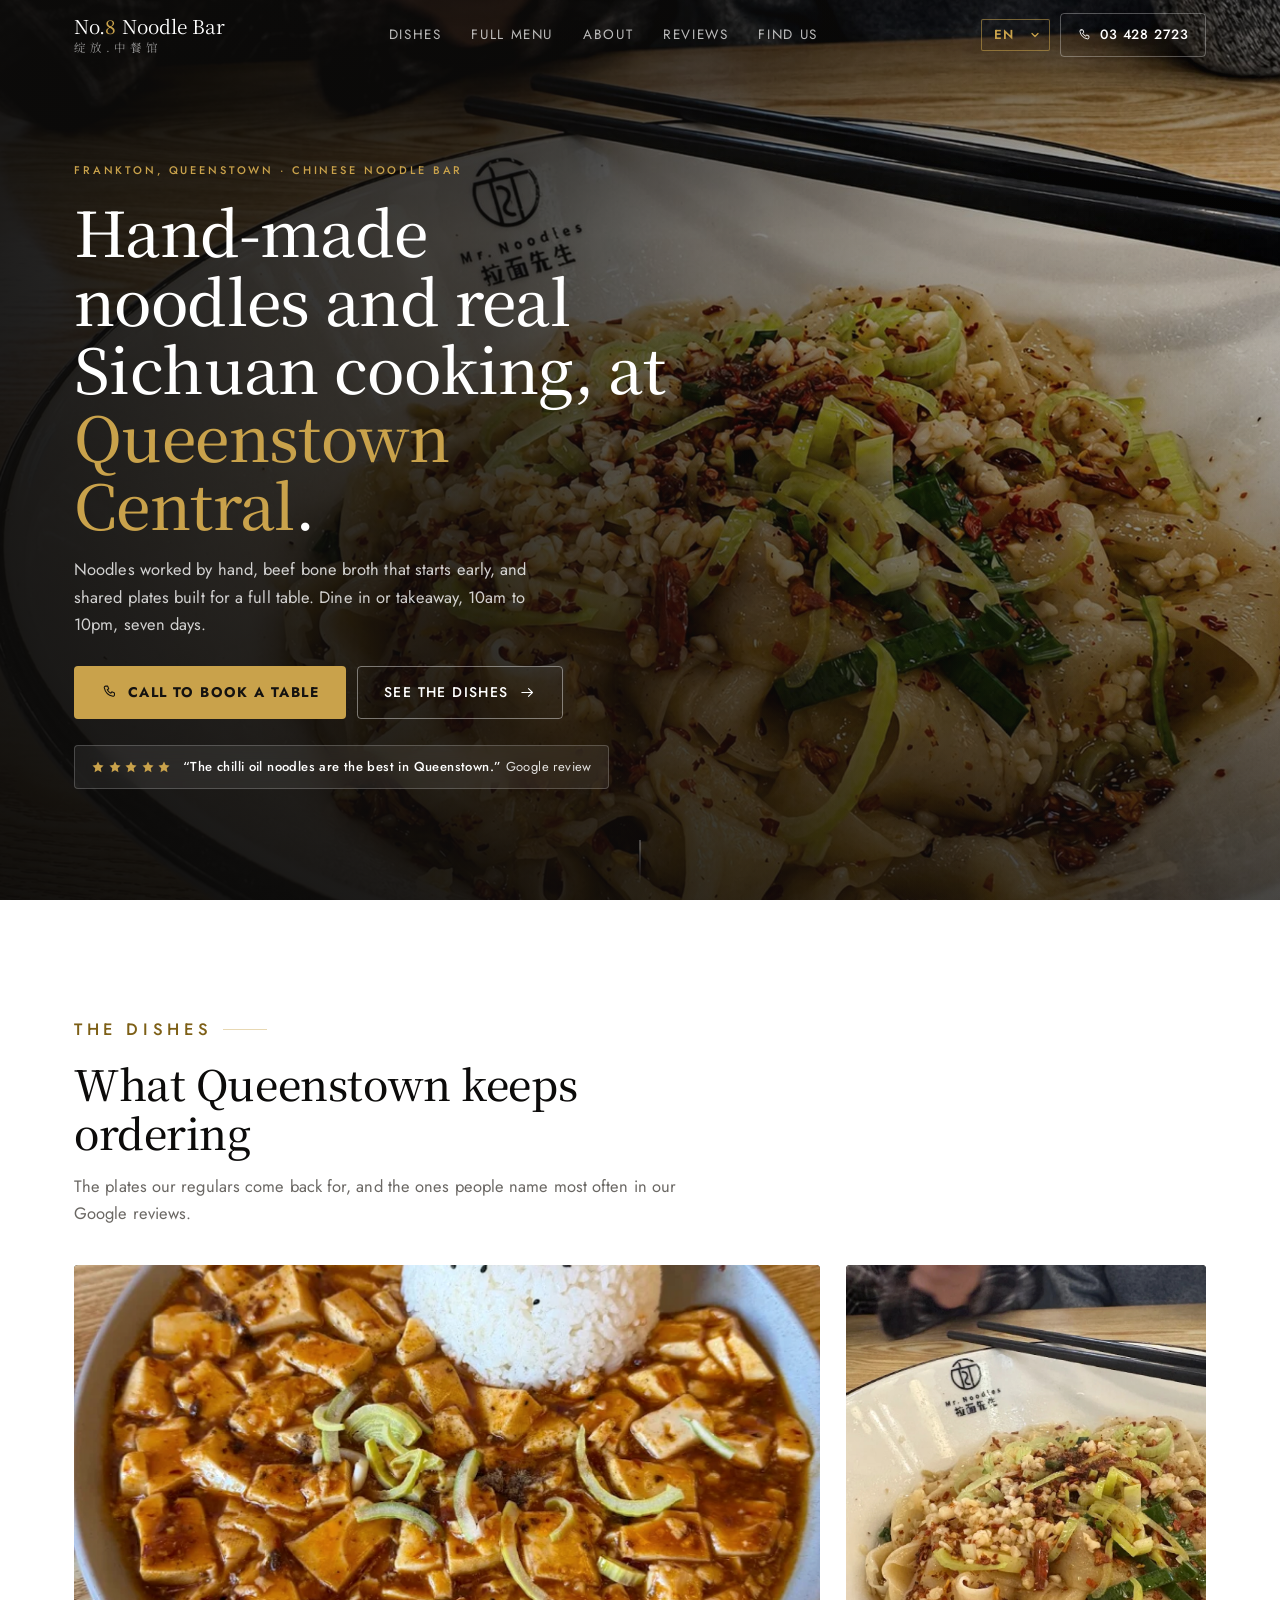
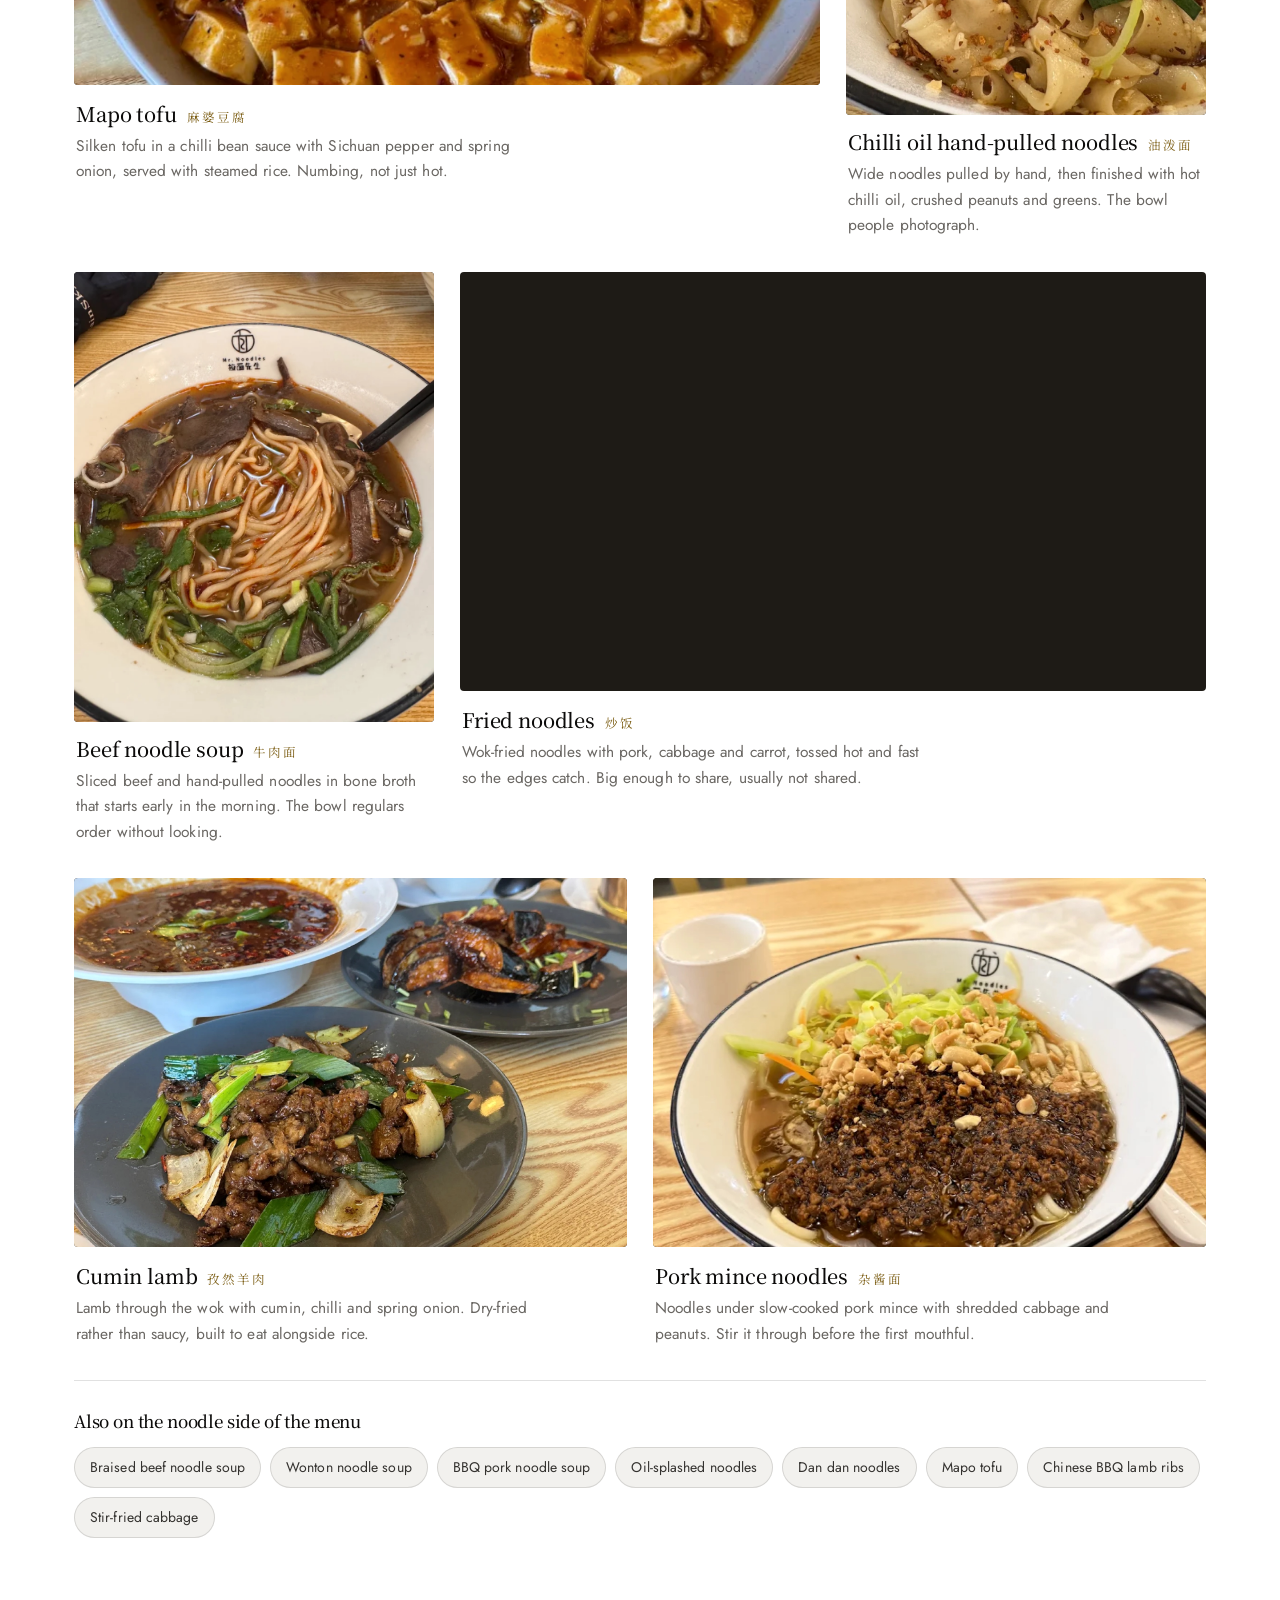
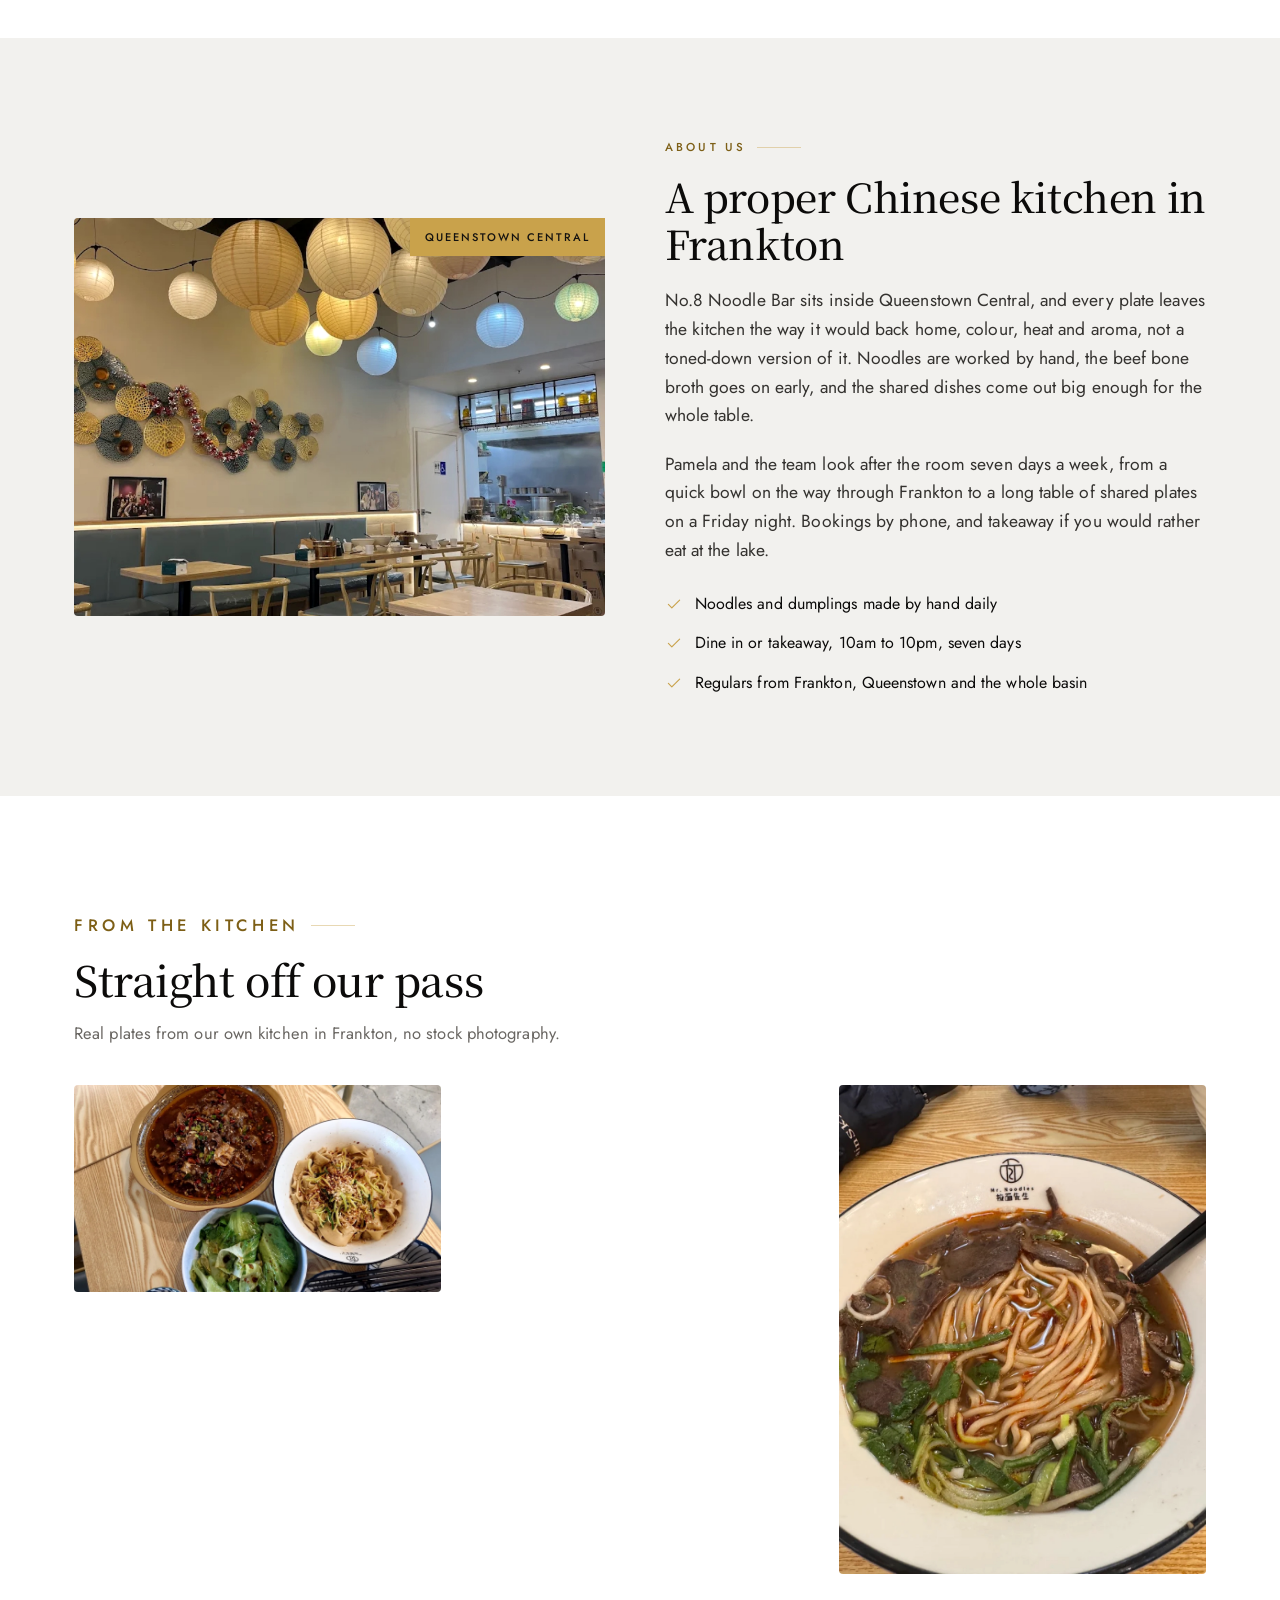
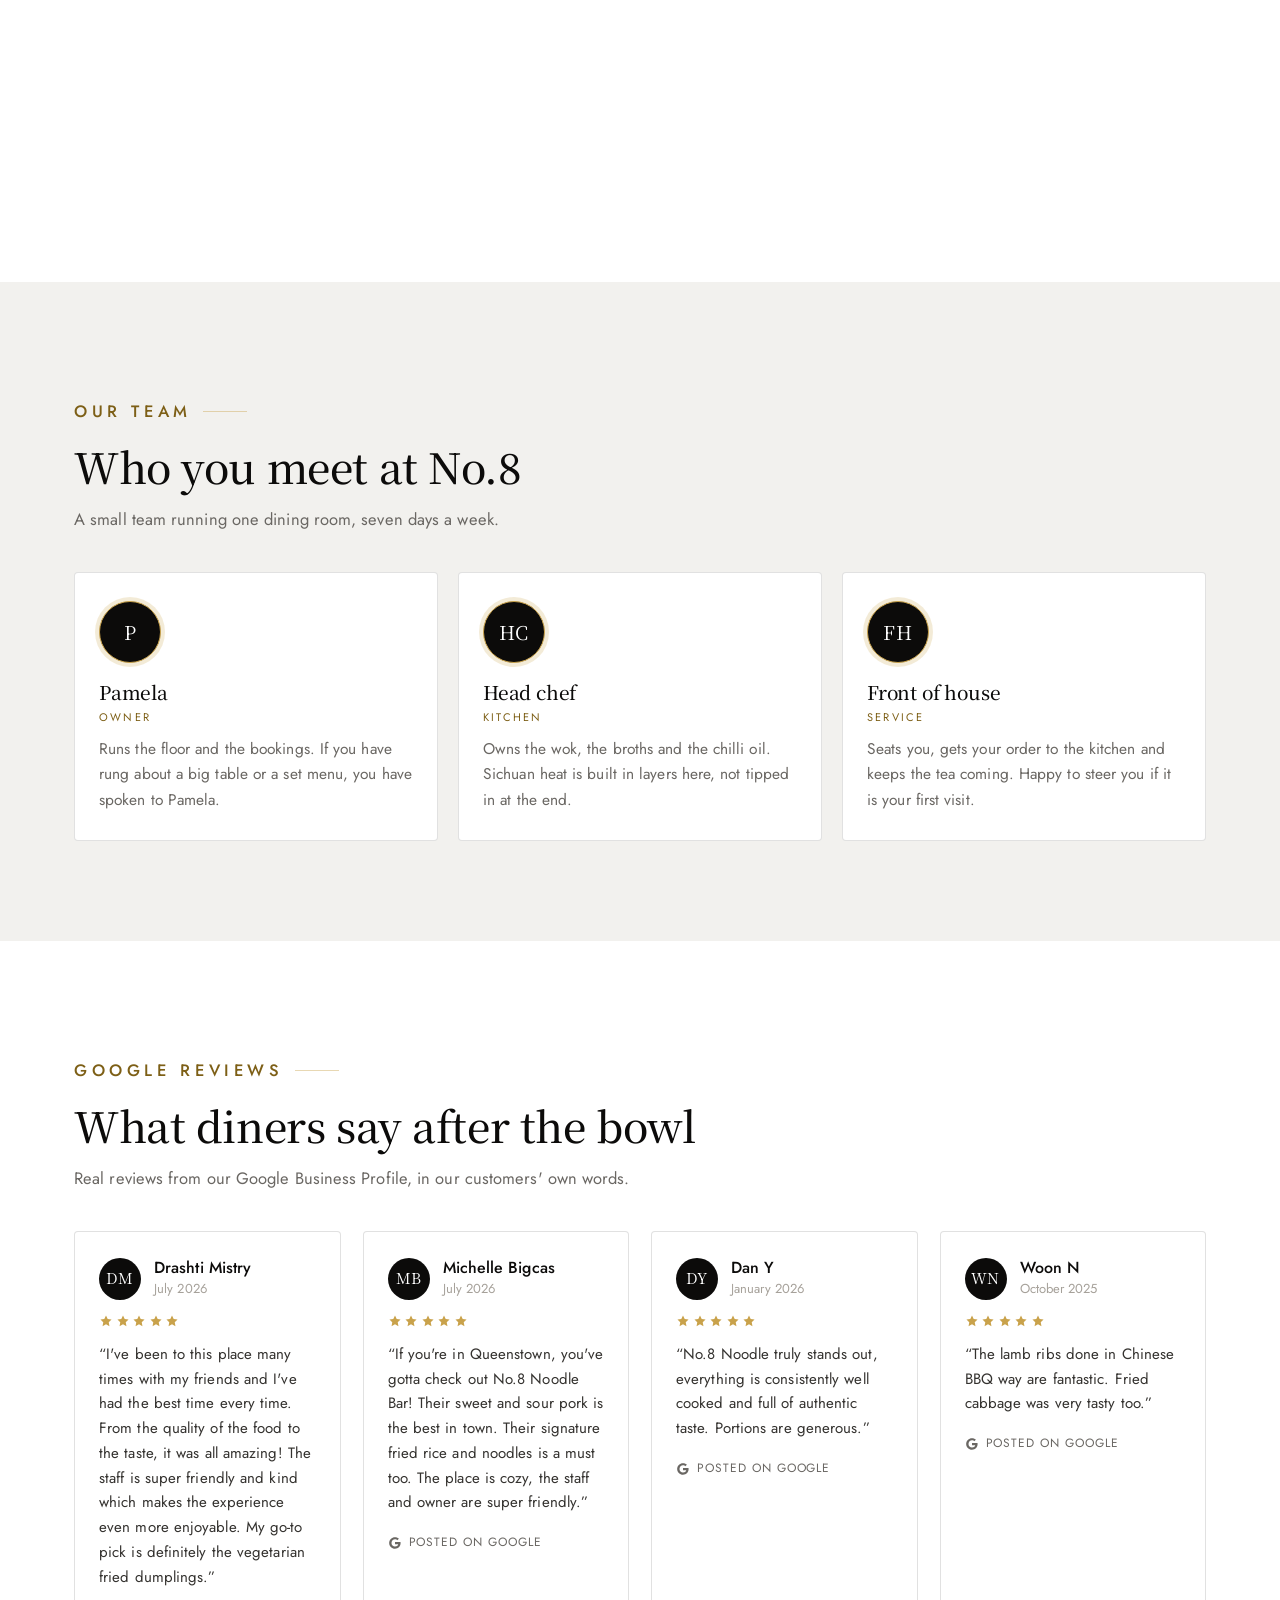
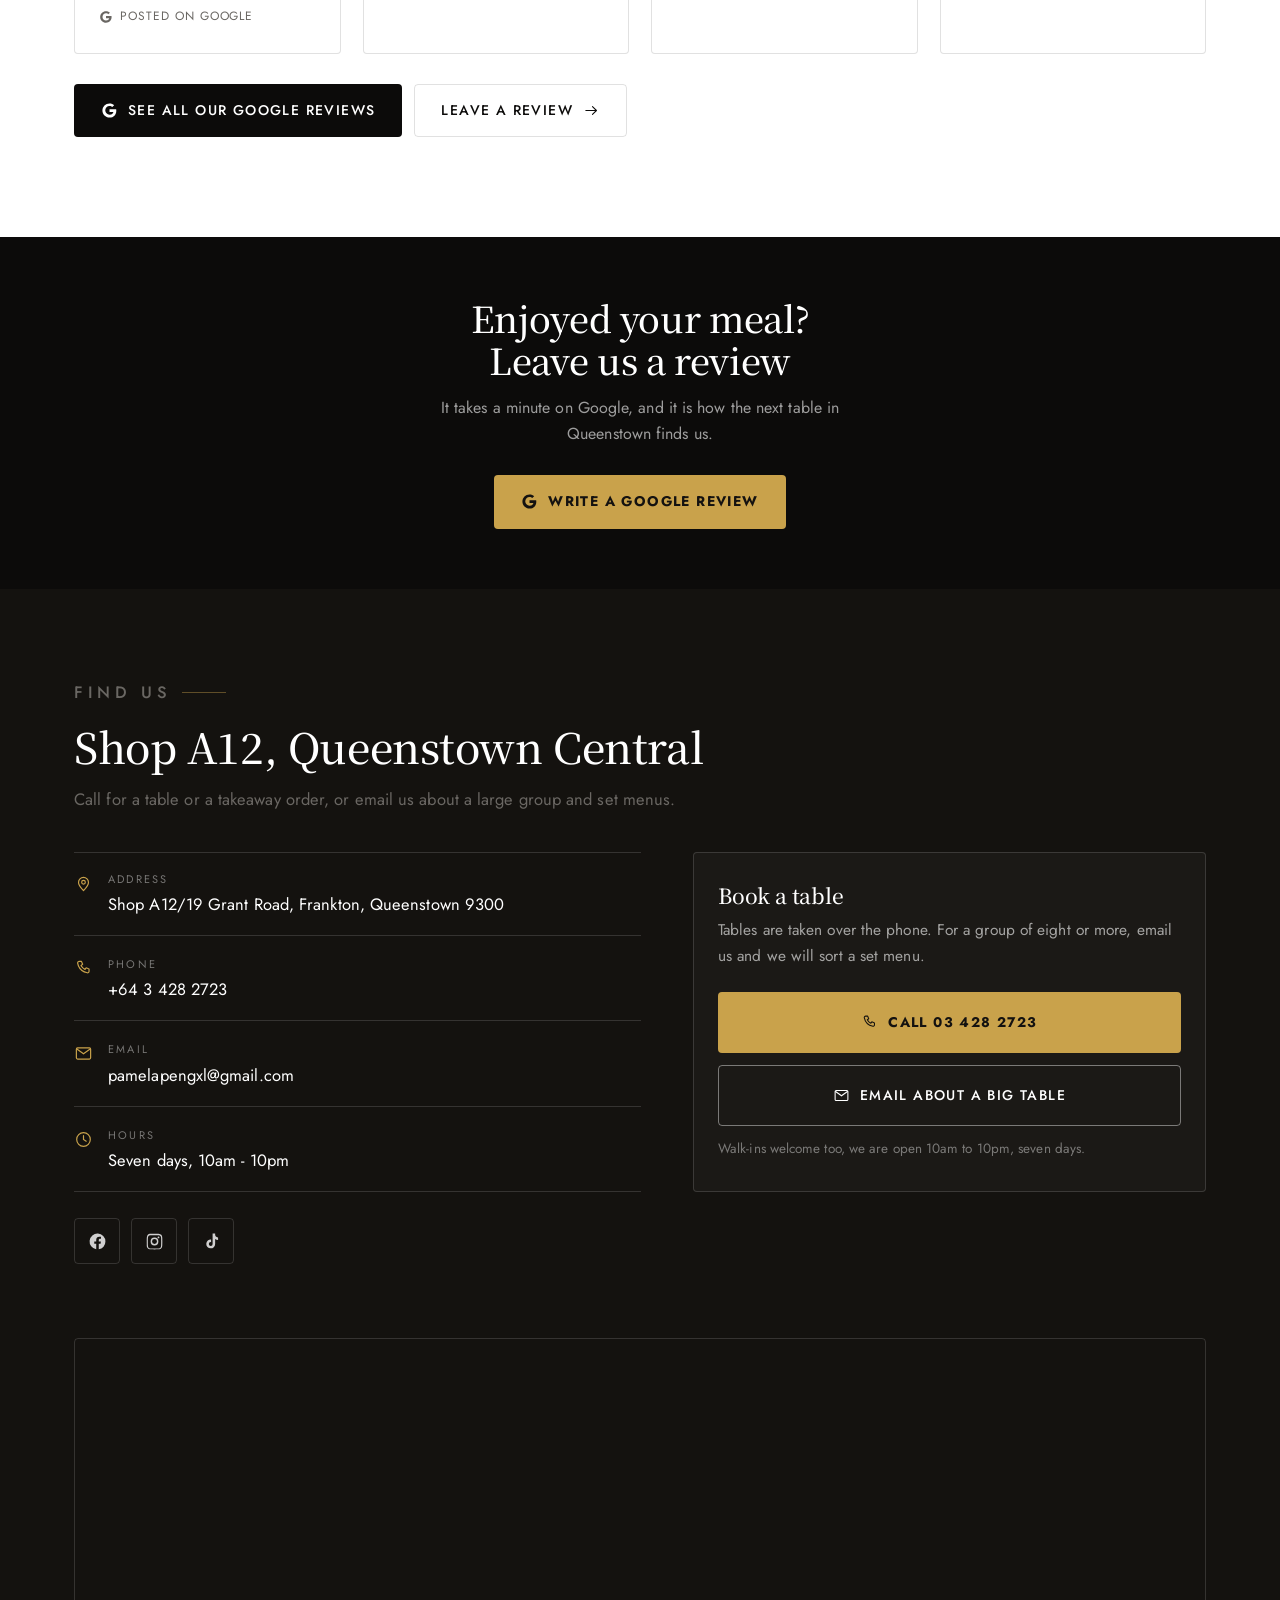
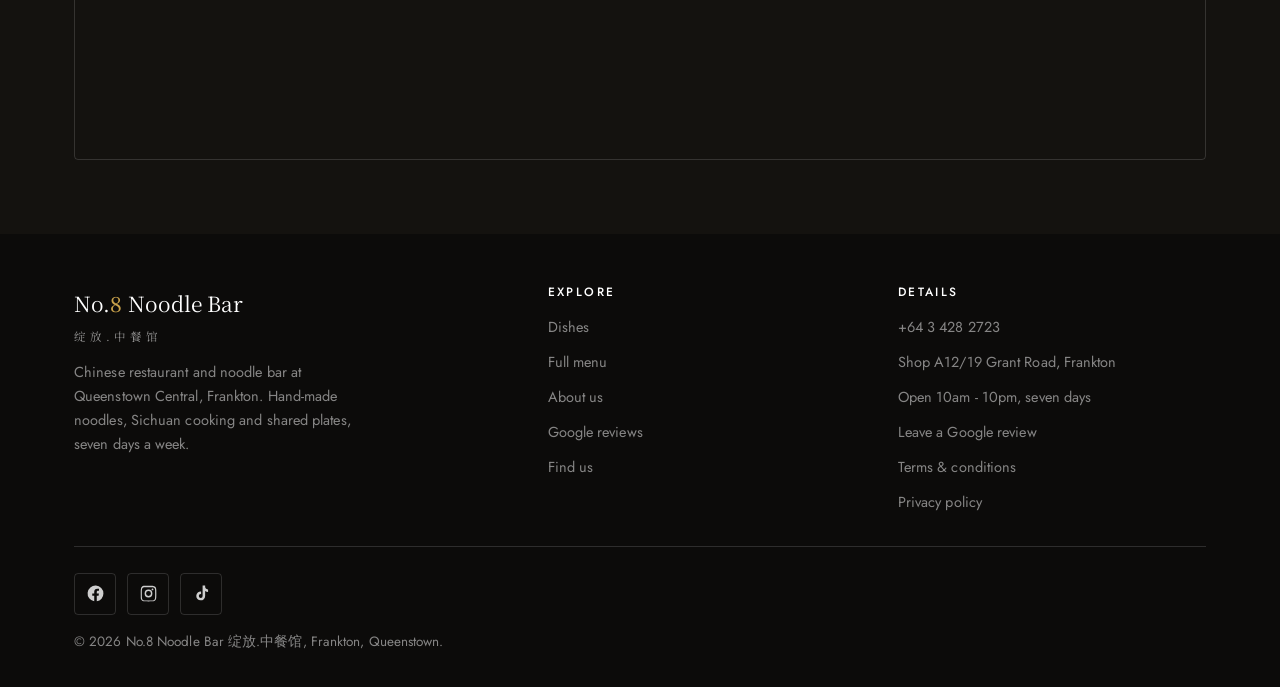
<file: index.html>
<!DOCTYPE html>
<html lang="en-NZ">
<head>
<meta charset="utf-8">
<meta name="viewport" content="width=device-width, initial-scale=1">
<title>No.8 Noodle Bar 绽放.中餐馆 | Chinese Restaurant &amp; Noodle Bar, Queenstown</title>
<meta name="description" content="Hand-made noodles, Sichuan cooking and shared Chinese plates at Queenstown Central, Frankton. Dine in or takeaway, 10am to 10pm, seven days. Call +64 3 428 2723.">
<meta name="theme-color" content="#0C0B0A">
<link rel="canonical" href="https://no8-noodle-bar--demo.vercel.app/">

<meta property="og:type" content="restaurant">
<meta property="og:title" content="No.8 Noodle Bar 绽放.中餐馆 | Chinese Restaurant &amp; Noodle Bar, Queenstown">
<meta property="og:description" content="Hand-made noodles, Sichuan cooking and shared Chinese plates at Queenstown Central, Frankton.">
<meta property="og:image" content="img/r-beef-noodle.jpg">
<meta name="twitter:card" content="summary_large_image">

<link rel="icon" href="data:image/svg+xml,%3Csvg xmlns='http://www.w3.org/2000/svg' viewBox='0 0 64 64'%3E%3Crect width='64' height='64' fill='%230C0B0A'/%3E%3Ctext x='32' y='45' font-family='Georgia,serif' font-size='34' fill='%23C9A24B' text-anchor='middle'%3E8%3C/text%3E%3C/svg%3E">
<link rel="apple-touch-icon" href="data:image/svg+xml,%3Csvg xmlns='http://www.w3.org/2000/svg' viewBox='0 0 64 64'%3E%3Crect width='64' height='64' fill='%230C0B0A'/%3E%3Ctext x='32' y='45' font-family='Georgia,serif' font-size='34' fill='%23C9A24B' text-anchor='middle'%3E8%3C/text%3E%3C/svg%3E">

<link rel="preconnect" href="https://fonts.googleapis.com">
<link rel="preconnect" href="https://fonts.gstatic.com" crossorigin>
<link href="https://fonts.googleapis.com/css2?family=Noto+Serif+SC:wght@400;500;600&family=Jost:wght@300;400;500&display=swap" rel="stylesheet">
<link rel="stylesheet" href="styles.css">
</head>
<body>

<!-- opening animation -->
<div id="intro">
  <div class="mark">No.<span>8</span> Noodle Bar</div>
  <div class="rule"></div>
  <div class="zh">绽放.中餐馆</div>
</div>

<!-- icon sprite -->
<svg width="0" height="0" style="position:absolute" aria-hidden="true" focusable="false">
  <symbol id="i-phone" viewBox="0 0 24 24" fill="none" stroke="currentColor" stroke-width="1.5"><path d="M6.6 3h2.8l1.5 3.7-2 1.4a11 11 0 0 0 5 5l1.4-2L19 12.6v2.8a2 2 0 0 1-2.2 2A15.5 15.5 0 0 1 4.6 5.2 2 2 0 0 1 6.6 3z" stroke-linecap="round" stroke-linejoin="round"/></symbol>
  <symbol id="i-mail" viewBox="0 0 24 24" fill="none" stroke="currentColor" stroke-width="1.5"><rect x="3" y="5" width="18" height="14" rx="1.5"/><path d="m3.6 6.4 8.4 6 8.4-6" stroke-linecap="round"/></symbol>
  <symbol id="i-pin" viewBox="0 0 24 24" fill="none" stroke="currentColor" stroke-width="1.5"><path d="M12 21c4.2-4.6 6.3-7.8 6.3-10.4A6.3 6.3 0 0 0 5.7 10.6C5.7 13.2 7.8 16.4 12 21z" stroke-linejoin="round"/><circle cx="12" cy="10.4" r="2.3"/></symbol>
  <symbol id="i-clock" viewBox="0 0 24 24" fill="none" stroke="currentColor" stroke-width="1.5"><circle cx="12" cy="12" r="8.6"/><path d="M12 7.2V12l3.4 2.1" stroke-linecap="round"/></symbol>
  <symbol id="i-bowl" viewBox="0 0 24 24" fill="none" stroke="currentColor" stroke-width="1.5"><path d="M3 11h18c0 4.6-3.2 8-9 8s-9-3.4-9-8z" stroke-linejoin="round"/><path d="M8.5 8c1.6-1.1 1.6-2.6 0-3.7M12 8c1.6-1.1 1.6-2.6 0-3.7M15.5 8c1.6-1.1 1.6-2.6 0-3.7" stroke-linecap="round"/></symbol>
  <symbol id="i-check" viewBox="0 0 24 24" fill="none" stroke="currentColor" stroke-width="1.5"><path d="m4.5 12.6 4.6 4.6L19.5 6.8" stroke-linecap="round" stroke-linejoin="round"/></symbol>
  <symbol id="i-star" viewBox="0 0 24 24" fill="currentColor" stroke="none"><path d="m12 2.6 2.9 6.1 6.6.9-4.8 4.7 1.2 6.6L12 17.7l-5.9 3.2 1.2-6.6-4.8-4.7 6.6-.9z"/></symbol>
  <symbol id="i-google" viewBox="0 0 24 24" fill="currentColor" stroke="none"><path d="M12 10.2v3.9h5.5c-.2 1.3-1.6 3.8-5.5 3.8-3.3 0-6-2.7-6-6.1s2.7-6.1 6-6.1c1.9 0 3.1.8 3.9 1.5l2.7-2.6C16.9 2.9 14.7 2 12 2 6.5 2 2 6.5 2 12s4.5 10 10 10c5.8 0 9.6-4.1 9.6-9.8 0-.7-.1-1.3-.2-2H12z"/></symbol>
  <symbol id="i-fb" viewBox="0 0 24 24" fill="currentColor" stroke="none"><path d="M22 12a10 10 0 1 0-11.6 9.9v-7H7.9V12h2.5V9.8c0-2.5 1.5-3.9 3.8-3.9 1.1 0 2.2.2 2.2.2v2.4h-1.2c-1.2 0-1.6.8-1.6 1.6V12h2.7l-.4 2.9h-2.3v7A10 10 0 0 0 22 12z"/></symbol>
  <symbol id="i-ig" viewBox="0 0 24 24" fill="currentColor" stroke="none"><path d="M12 2.2c3.2 0 3.6 0 4.9.1 1.2.1 1.8.2 2.2.4.6.2 1 .5 1.4.9.4.4.7.8.9 1.4.2.4.4 1 .4 2.2.1 1.3.1 1.7.1 4.9s0 3.6-.1 4.9c-.1 1.2-.2 1.8-.4 2.2-.2.6-.5 1-.9 1.4-.4.4-.8.7-1.4.9-.4.2-1 .4-2.2.4-1.3.1-1.7.1-4.9.1s-3.6 0-4.9-.1c-1.2-.1-1.8-.2-2.2-.4-.6-.2-1-.5-1.4-.9-.4-.4-.7-.8-.9-1.4-.2-.4-.4-1-.4-2.2C2.2 15.6 2.2 15.2 2.2 12s0-3.6.1-4.9c.1-1.2.2-1.8.4-2.2.2-.6.5-1 .9-1.4.4-.4.8-.7 1.4-.9.4-.2 1-.4 2.2-.4C8.4 2.2 8.8 2.2 12 2.2zm0 1.8c-3.1 0-3.5 0-4.7.1-.9 0-1.4.2-1.7.3-.4.2-.7.4-1 .6-.2.3-.4.6-.6 1-.1.3-.3.8-.3 1.7-.1 1.2-.1 1.6-.1 4.7s0 3.5.1 4.7c0 .9.2 1.4.3 1.7.2.4.4.7.6 1 .3.2.6.4 1 .6.3.1.8.3 1.7.3 1.2.1 1.6.1 4.7.1s3.5 0 4.7-.1c.9 0 1.4-.2 1.7-.3.4-.2.7-.4 1-.6.2-.3.4-.6.6-1 .1-.3.3-.8.3-1.7.1-1.2.1-1.6.1-4.7s0-3.5-.1-4.7c0-.9-.2-1.4-.3-1.7-.2-.4-.4-.7-.6-1-.3-.2-.6-.4-1-.6-.3-.1-.8-.3-1.7-.3-1.2-.1-1.6-.1-4.7-.1zm0 3.1a4.9 4.9 0 1 1 0 9.8 4.9 4.9 0 0 1 0-9.8zm0 1.8a3.1 3.1 0 1 0 0 6.2 3.1 3.1 0 0 0 0-6.2zm6.2-2a1.15 1.15 0 1 1-2.3 0 1.15 1.15 0 0 1 2.3 0z"/></symbol>
  <symbol id="i-tt" viewBox="0 0 24 24" fill="currentColor" stroke="none"><path d="M16.6 2h-3.2v13.1a2.4 2.4 0 1 1-1.9-2.3V9.5a5.6 5.6 0 1 0 5.1 5.6V8.8a6.3 6.3 0 0 0 3.7 1.2V6.8a3.6 3.6 0 0 1-3.7-3.5V2z"/></symbol>
  <symbol id="i-arrow" viewBox="0 0 24 24" fill="none" stroke="currentColor" stroke-width="1.5"><path d="M4 12h15m0 0-5.6-5.6M19 12l-5.6 5.6" stroke-linecap="round" stroke-linejoin="round"/></symbol>
</svg>

<!-- nav -->
<header class="nav">
  <div class="nav__in">
    <a class="brand" href="index.html" aria-label="No.8 Noodle Bar home">
      <span class="brand__en">No.<b>8</b> Noodle Bar</span>
      <span class="brand__zh">绽放.中餐馆</span>
    </a>
    <nav class="nav__links" aria-label="Main">
      <a href="#menu" data-i18n="nav.dishes">Dishes</a>
      <a href="menu.html" data-i18n="nav.menu">Full menu</a>
      <a href="#about" data-i18n="nav.about">About</a>
      <a href="#reviews" data-i18n="nav.reviews">Reviews</a>
      <a href="#contact" data-i18n="nav.find">Find us</a>
    </nav>
    <div class="nav__right">
      <select class="lang" aria-label="Change language">
        <option value="en">EN</option>
        <option value="zh">中文</option>
      </select>
      <a class="nav__call" href="tel:+6434282723">
        <svg><use href="#i-phone"/></svg>
        <span>03 428 2723</span>
      </a>
      <button class="burger" type="button" aria-label="Open menu" aria-expanded="false"><i></i></button>
    </div>
  </div>
</header>

<div class="scrim"></div>
<nav class="drawer" aria-label="Mobile">
  <a href="#menu">Dishes</a>
  <a href="menu.html">Full menu</a>
  <a href="#about">About</a>
  <a href="#crew">Our team</a>
  <a href="#reviews">Google reviews</a>
  <a href="#contact">Find us</a>
  <a class="btn btn--accent drawer__cta" href="tel:+6434282723">
    <svg><use href="#i-phone"/></svg> Call 03 428 2723
  </a>
</nav>

<!-- hero -->
<section class="hero" id="top">
  <div class="hero__slides" aria-hidden="true">
    <div class="hero__slide on">
      <img src="img/hero-1.jpg" alt="Wide hand-pulled noodles under chilli oil, peanuts and greens" width="1920" height="1440" fetchpriority="high" decoding="async">
    </div>
    <div class="hero__slide">
      <img src="img/hero-2.jpg" alt="Whole grilled fish steaming on a hotplate under chilli and Sichuan pepper" width="1920" height="1440" loading="lazy" decoding="async">
    </div>
    <div class="hero__slide">
      <img src="img/hero-3.jpg" alt="The No.8 Noodle Bar dining room under paper lanterns at lunchtime" width="1920" height="1440" loading="lazy" decoding="async">
    </div>
  </div>
  <div class="hero__veil"></div>

  <div class="hero__in">
    <div class="shell">
      <p class="hero__eyebrow">Frankton, Queenstown · Chinese noodle bar</p>
      <h1>Hand-made noodles and real Sichuan cooking, at <em>Queenstown Central</em>.</h1>
      <p class="hero__sub">Noodles worked by hand, beef bone broth that starts early, and shared plates built for a full table. Dine in or takeaway, 10am to 10pm, seven days.</p>
      <div class="hero__cta">
        <a class="btn btn--accent" href="tel:+6434282723">
          <svg><use href="#i-phone"/></svg> Call to book a table
        </a>
        <a class="btn btn--ghost" href="#menu">
          See the dishes <svg><use href="#i-arrow"/></svg>
        </a>
      </div>
      <div class="rating">
        <span class="rating__stars" aria-hidden="true">
          <svg><use href="#i-star"/></svg><svg><use href="#i-star"/></svg><svg><use href="#i-star"/></svg><svg><use href="#i-star"/></svg><svg><use href="#i-star"/></svg>
        </span>
        <span class="rating__txt"><b>&ldquo;The chilli oil noodles are the best in Queenstown.&rdquo;</b> Google review</span>
      </div>
    </div>
  </div>

  <div class="hero__scroll" aria-hidden="true"><i></i></div>
</section>


<!-- dishes -->
<section class="band band--paper" id="menu">
  <div class="shell">
    <div class="head rv">
      <p class="eyebrow">The dishes</p>
      <h2>What Queenstown keeps ordering</h2>
      <p>The plates our regulars come back for, and the ones people name most often in our Google reviews.</p>
    </div>

    <div class="dishes">
      <article class="dish rv" style="--i:1">
        <div class="dish__frame"><img src="img/r-mapo-tofu.jpg" alt="Mapo tofu with steamed rice" width="1600" height="900" loading="lazy" decoding="async"></div>
        <div class="dish__label">
          <h3>Mapo tofu <span class="dish__zh" aria-hidden="true">麻婆豆腐</span></h3>
          <p>Silken tofu in a chilli bean sauce with Sichuan pepper and spring onion, served with steamed rice. Numbing, not just hot.</p>
        </div>
      </article>
      <article class="dish rv" style="--i:2">
        <div class="dish__frame"><img src="img/r-wide-noodle.jpg" alt="Wide hand-pulled noodles in chilli oil" width="1600" height="1200" loading="lazy" decoding="async"></div>
        <div class="dish__label">
          <h3>Chilli oil hand-pulled noodles <span class="dish__zh" aria-hidden="true">油泼面</span></h3>
          <p>Wide noodles pulled by hand, then finished with hot chilli oil, crushed peanuts and greens. The bowl people photograph.</p>
        </div>
      </article>
      <article class="dish rv" style="--i:3">
        <div class="dish__frame"><img src="img/r-beef-noodle.jpg" alt="Beef noodle soup in a No.8 branded bowl" width="1600" height="1200" loading="lazy" decoding="async"></div>
        <div class="dish__label">
          <h3>Beef noodle soup <span class="dish__zh" aria-hidden="true">牛肉面</span></h3>
          <p>Sliced beef and hand-pulled noodles in bone broth that starts early in the morning. The bowl regulars order without looking.</p>
        </div>
      </article>
      <article class="dish rv" style="--i:4">
        <div class="dish__frame"><img src="img/r-chow-mein.jpg" alt="Wok-fried noodles with pork and cabbage" width="1600" height="900" loading="lazy" decoding="async"></div>
        <div class="dish__label">
          <h3>Fried noodles <span class="dish__zh" aria-hidden="true">炒饭</span></h3>
          <p>Wok-fried noodles with pork, cabbage and carrot, tossed hot and fast so the edges catch. Big enough to share, usually not shared.</p>
        </div>
      </article>
      <article class="dish rv" style="--i:5">
        <div class="dish__frame"><img src="img/r-cumin-lamb.jpg" alt="Cumin lamb with spring onion" width="1600" height="900" loading="lazy" decoding="async"></div>
        <div class="dish__label">
          <h3>Cumin lamb <span class="dish__zh" aria-hidden="true">孜然羊肉</span></h3>
          <p>Lamb through the wok with cumin, chilli and spring onion. Dry-fried rather than saucy, built to eat alongside rice.</p>
        </div>
      </article>
      <article class="dish rv" style="--i:6">
        <div class="dish__frame"><img src="img/r-zhajiang.jpg" alt="Pork mince noodles with shredded vegetables" width="1600" height="1200" loading="lazy" decoding="async"></div>
        <div class="dish__label">
          <h3>Pork mince noodles <span class="dish__zh" aria-hidden="true">杂酱面</span></h3>
          <p>Noodles under slow-cooked pork mince with shredded cabbage and peanuts. Stir it through before the first mouthful.</p>
        </div>
      </article>
    </div>

    <div class="chips rv">
      <h3>Also on the noodle side of the menu</h3>
      <ul>
        <li>Braised beef noodle soup</li>
        <li>Wonton noodle soup</li>
        <li>BBQ pork noodle soup</li>
        <li>Oil-splashed noodles</li>
        <li>Dan dan noodles</li>
        <li>Mapo tofu</li>
        <li>Chinese BBQ lamb ribs</li>
        <li>Stir-fried cabbage</li>
      </ul>
    </div>
  </div>
</section>

<!-- about -->
<section class="band band--bone" id="about">
  <div class="shell">
    <div class="split">
      <div class="split__media rv">
        <img src="img/r-dining-room.jpg" alt="The No.8 dining room under paper lanterns" width="1600" height="900" loading="lazy" decoding="async">
        <span class="split__tag">Queenstown Central</span>
      </div>
      <div class="rv">
        <p class="eyebrow">About us</p>
        <h2>A proper Chinese kitchen in Frankton</h2>
        <p>No.8 Noodle Bar sits inside Queenstown Central, and every plate leaves the kitchen the way it would back home, colour, heat and aroma, not a toned-down version of it. Noodles are worked by hand, the beef bone broth goes on early, and the shared dishes come out big enough for the whole table.</p>
        <p>Pamela and the team look after the room seven days a week, from a quick bowl on the way through Frankton to a long table of shared plates on a Friday night. Bookings by phone, and takeaway if you would rather eat at the lake.</p>
        <ul class="checks">
          <li><svg><use href="#i-check"/></svg> Noodles and dumplings made by hand daily</li>
          <li><svg><use href="#i-check"/></svg> Dine in or takeaway, 10am to 10pm, seven days</li>
          <li><svg><use href="#i-check"/></svg> Regulars from Frankton, Queenstown and the whole basin</li>
        </ul>
      </div>
    </div>
  </div>
</section>

<!-- gallery -->
<section class="band band--paper" id="gallery">
  <div class="shell">
    <div class="head rv">
      <p class="eyebrow">From the kitchen</p>
      <h2>Straight off our pass</h2>
      <p>Real plates from our own kitchen in Frankton, no stock photography.</p>
    </div>
    <div class="masonry rv">
      <figure><img src="img/r-spread.jpg" alt="A shared table of chilli dishes, wide noodles and greens" width="1600" height="900" loading="lazy" decoding="async"></figure>
      <figure><img src="img/r-mince-noodle.jpg" alt="Noodles topped with savoury pork mince and peanuts" width="1600" height="900" loading="lazy" decoding="async"></figure>
      <figure><img src="img/r-grilled-fish.jpg" alt="Whole grilled fish on a hotplate under chilli and Sichuan pepper" width="1600" height="1200" loading="lazy" decoding="async"></figure>
      <figure><img src="img/r-storefront.jpg" alt="The No.8 Noodle Bar shopfront in Queenstown Central" width="1600" height="900" loading="lazy" decoding="async"></figure>
      <figure><img src="img/r-chow-mein.jpg" alt="Wok-fried noodles with pork and cabbage" width="1600" height="900" loading="lazy" decoding="async"></figure>
      <figure><img src="img/r-beef-noodle.jpg" alt="Beef noodle soup in a No.8 branded bowl" width="1600" height="900" loading="lazy" decoding="async"></figure>
    </div>
  </div>
</section>

<!-- crew -->
<section class="band band--bone" id="crew">
  <div class="shell">
    <div class="head rv">
      <p class="eyebrow">Our team</p>
      <h2>Who you meet at No.8</h2>
      <p>A small team running one dining room, seven days a week.</p>
    </div>
    <div class="crew">
      <article class="crew__card rv">
        <div class="avatar" aria-hidden="true">P</div>
        <h3>Pamela</h3>
        <p class="role">Owner</p>
        <p>Runs the floor and the bookings. If you have rung about a big table or a set menu, you have spoken to Pamela.</p>
      </article>
      <article class="crew__card rv">
        <div class="avatar" aria-hidden="true">HC</div>
        <h3>Head chef</h3>
        <p class="role">Kitchen</p>
        <p>Owns the wok, the broths and the chilli oil. Sichuan heat is built in layers here, not tipped in at the end.</p>
      </article>
      <article class="crew__card rv">
        <div class="avatar" aria-hidden="true">FH</div>
        <h3>Front of house</h3>
        <p class="role">Service</p>
        <p>Seats you, gets your order to the kitchen and keeps the tea coming. Happy to steer you if it is your first visit.</p>
      </article>
    </div>
  </div>
</section>

<!-- google reviews -->
<section class="band band--paper" id="reviews">
  <div class="shell">
    <div class="head rv">
      <p class="eyebrow">Google reviews</p>
      <h2>What diners say after the bowl</h2>
      <p>Real reviews from our Google Business Profile, in our customers' own words.</p>
    </div>

    <div class="reviews">
      <article class="review rv">
        <div class="review__top">
          <div class="review__ini" aria-hidden="true">DM</div>
          <div>
            <div class="review__who">Drashti Mistry</div>
            <div class="review__when">July 2026</div>
          </div>
        </div>
        <div class="stars" aria-label="5 out of 5 stars">
          <svg><use href="#i-star"/></svg><svg><use href="#i-star"/></svg><svg><use href="#i-star"/></svg><svg><use href="#i-star"/></svg><svg><use href="#i-star"/></svg>
        </div>
        <p>“I've been to this place many times with my friends and I've had the best time every time. From the quality of the food to the taste, it was all amazing! The staff is super friendly and kind which makes the experience even more enjoyable. My go-to pick is definitely the vegetarian fried dumplings.”</p>
        <div class="review__src"><svg><use href="#i-google"/></svg> Posted on Google</div>
      </article>

      <article class="review rv">
        <div class="review__top">
          <div class="review__ini" aria-hidden="true">MB</div>
          <div>
            <div class="review__who">Michelle Bigcas</div>
            <div class="review__when">July 2026</div>
          </div>
        </div>
        <div class="stars" aria-label="5 out of 5 stars">
          <svg><use href="#i-star"/></svg><svg><use href="#i-star"/></svg><svg><use href="#i-star"/></svg><svg><use href="#i-star"/></svg><svg><use href="#i-star"/></svg>
        </div>
        <p>“If you're in Queenstown, you've gotta check out No.8 Noodle Bar! Their sweet and sour pork is the best in town. Their signature fried rice and noodles is a must too. The place is cozy, the staff and owner are super friendly.”</p>
        <div class="review__src"><svg><use href="#i-google"/></svg> Posted on Google</div>
      </article>

      <article class="review rv">
        <div class="review__top">
          <div class="review__ini" aria-hidden="true">DY</div>
          <div>
            <div class="review__who">Dan Y</div>
            <div class="review__when">January 2026</div>
          </div>
        </div>
        <div class="stars" aria-label="5 out of 5 stars">
          <svg><use href="#i-star"/></svg><svg><use href="#i-star"/></svg><svg><use href="#i-star"/></svg><svg><use href="#i-star"/></svg><svg><use href="#i-star"/></svg>
        </div>
        <p>“No.8 Noodle truly stands out, everything is consistently well cooked and full of authentic taste. Portions are generous.”</p>
        <div class="review__src"><svg><use href="#i-google"/></svg> Posted on Google</div>
      </article>

      <article class="review rv">
        <div class="review__top">
          <div class="review__ini" aria-hidden="true">WN</div>
          <div>
            <div class="review__who">Woon N</div>
            <div class="review__when">October 2025</div>
          </div>
        </div>
        <div class="stars" aria-label="5 out of 5 stars">
          <svg><use href="#i-star"/></svg><svg><use href="#i-star"/></svg><svg><use href="#i-star"/></svg><svg><use href="#i-star"/></svg><svg><use href="#i-star"/></svg>
        </div>
        <p>“The lamb ribs done in Chinese BBQ way are fantastic. Fried cabbage was very tasty too.”</p>
        <div class="review__src"><svg><use href="#i-google"/></svg> Posted on Google</div>
      </article>
    </div>

    <div class="reviews__foot rv">
      <a class="btn btn--dark" href="https://maps.google.com/?cid=949521337597572665" target="_blank" rel="noopener">
        <svg><use href="#i-google"/></svg> See all our Google reviews
      </a>
      <a class="btn btn--outline" href="https://www.google.com/maps/place//data=!4m3!3m2!1s0xa9d51f49c8513967:0xd2d60a032283639!12e1" target="_blank" rel="noopener">
        Leave a review <svg><use href="#i-arrow"/></svg>
      </a>
    </div>
  </div>
</section>

<!-- leave a review banner -->
<section class="leave">
  <div class="shell">
    <h2 class="rv">Enjoyed your meal? Leave us a review</h2>
    <p class="rv">It takes a minute on Google, and it is how the next table in Queenstown finds us.</p>
    <a class="btn btn--accent rv" href="https://www.google.com/maps/place//data=!4m3!3m2!1s0xa9d51f49c8513967:0xd2d60a032283639!12e1" target="_blank" rel="noopener">
      <svg><use href="#i-google"/></svg> Write a Google review
    </a>
  </div>
</section>

<!-- contact -->
<section class="contact" id="contact">
  <div class="shell">
    <div class="head rv">
      <p class="eyebrow">Find us</p>
      <h2>Shop A12, Queenstown Central</h2>
      <p>Call for a table or a takeaway order, or email us about a large group and set menus.</p>
    </div>

    <div class="contact__grid">
      <div class="rv">
        <ul class="info">
          <li>
            <svg><use href="#i-pin"/></svg>
            <div>
              <span class="lbl">Address</span>
              <span class="val">Shop A12/19 Grant Road, Frankton, Queenstown 9300</span>
            </div>
          </li>
          <li>
            <svg><use href="#i-phone"/></svg>
            <div>
              <span class="lbl">Phone</span>
              <span class="val"><a href="tel:+6434282723">+64 3 428 2723</a></span>
            </div>
          </li>
          <li>
            <svg><use href="#i-mail"/></svg>
            <div>
              <span class="lbl">Email</span>
              <span class="val" data-emailtext data-user="pamelapengxl" data-domain="gmail.com">Email us</span>
            </div>
          </li>
          <li>
            <svg><use href="#i-clock"/></svg>
            <div>
              <span class="lbl">Hours</span>
              <span class="val">Seven days, 10am - 10pm</span>
            </div>
          </li>
        </ul>

        <div class="socials">
          <a href="https://www.facebook.com/p/No8-Noodle-Bar-61555705344047/" target="_blank" rel="noopener" aria-label="No.8 Noodle Bar on Facebook"><svg><use href="#i-fb"/></svg></a>
          <a href="https://www.instagram.com/explore/search/keyword/?q=No.8%20Noodle%20Bar%20Queenstown" target="_blank" rel="noopener" aria-label="No.8 Noodle Bar on Instagram"><svg><use href="#i-ig"/></svg></a>
          <a href="https://www.tiktok.com/search?q=No.8%20Noodle%20Bar%20Queenstown" target="_blank" rel="noopener" aria-label="No.8 Noodle Bar on TikTok"><svg><use href="#i-tt"/></svg></a>
        </div>
      </div>

      <div class="actions rv">
        <h3>Book a table</h3>
        <p>Tables are taken over the phone. For a group of eight or more, email us and we will sort a set menu.</p>
        <a class="btn btn--accent btn--lg" href="tel:+6434282723">
          <svg><use href="#i-phone"/></svg> Call 03 428 2723
        </a>
        <a class="btn btn--ghost btn--lg" href="#"
           data-gmail
           data-user="pamelapengxl"
           data-domain="gmail.com"
           data-su="Table%20booking%20enquiry%20-%20No.8%20Noodle%20Bar"
           data-body="Hi%20Pamela%2C%0A%0AI%27d%20like%20to%20book%20a%20table%20at%20No.8%20Noodle%20Bar.%0A%0ADate%3A%0ATime%3A%0ANumber%20of%20people%3A%0AName%3A%0APhone%3A%0A%0AThanks%2C">
          <svg><use href="#i-mail"/></svg> Email about a big table
        </a>
        <p class="note">Walk-ins welcome too, we are open 10am to 10pm, seven days.</p>
      </div>
    </div>
  </div>
</section>

<!-- map -->
<section class="map">
  <div class="shell">
    <div class="map__frame rv">
      <iframe
        src="https://www.google.com/maps?q=No.8%20Noodle%20Bar%20Shop%20A12%2F19%20Grant%20Road%20Frankton%20Queenstown&amp;z=15&amp;output=embed"
        title="Map of No.8 Noodle Bar, Shop A12/19 Grant Road, Frankton, Queenstown"
        loading="lazy" referrerpolicy="no-referrer-when-downgrade"></iframe>
    </div>
  </div>
</section>

<!-- footer -->
<footer class="foot">
  <div class="shell">
    <div class="foot__top">
      <div class="foot__brand">
        <span class="brand__en" style="color:#fff">No.<b style="color:var(--accent);font-weight:500">8</b> Noodle Bar</span>
        <span class="brand__zh" style="display:block;margin-top:6px">绽放.中餐馆</span>
        <p>Chinese restaurant and noodle bar at Queenstown Central, Frankton. Hand-made noodles, Sichuan cooking and shared plates, seven days a week.</p>
      </div>
      <div class="foot__col">
        <h4>Explore</h4>
        <ul>
          <li><a href="#menu">Dishes</a></li>
          <li><a href="menu.html">Full menu</a></li>
          <li><a href="#about">About us</a></li>
          <li><a href="#reviews">Google reviews</a></li>
          <li><a href="#contact">Find us</a></li>
        </ul>
      </div>
      <div class="foot__col">
        <h4>Details</h4>
        <ul>
          <li><a href="tel:+6434282723">+64 3 428 2723</a></li>
          <li>Shop A12/19 Grant Road, Frankton</li>
          <li>Open 10am - 10pm, seven days</li>
          <li><a href="https://www.google.com/maps/place//data=!4m3!3m2!1s0xa9d51f49c8513967:0xd2d60a032283639!12e1" target="_blank" rel="noopener">Leave a Google review</a></li>
          <li><a href="terms.html">Terms &amp; conditions</a></li>
          <li><a href="privacy.html">Privacy policy</a></li>
        </ul>
      </div>
    </div>
    <div class="foot__bottom">
      <div class="socials">
        <a href="https://www.facebook.com/p/No8-Noodle-Bar-61555705344047/" target="_blank" rel="noopener" aria-label="No.8 Noodle Bar on Facebook"><svg><use href="#i-fb"/></svg></a>
        <a href="https://www.instagram.com/explore/search/keyword/?q=No.8%20Noodle%20Bar%20Queenstown" target="_blank" rel="noopener" aria-label="No.8 Noodle Bar on Instagram"><svg><use href="#i-ig"/></svg></a>
        <a href="https://www.tiktok.com/search?q=No.8%20Noodle%20Bar%20Queenstown" target="_blank" rel="noopener" aria-label="No.8 Noodle Bar on TikTok"><svg><use href="#i-tt"/></svg></a>
      </div>
      <div>© <span data-year>2026</span> No.8 Noodle Bar 绽放.中餐馆, Frankton, Queenstown.</div>
    </div>
  </div>
</footer>

<script src="site.js"></script>
</body>
</html>
</file>
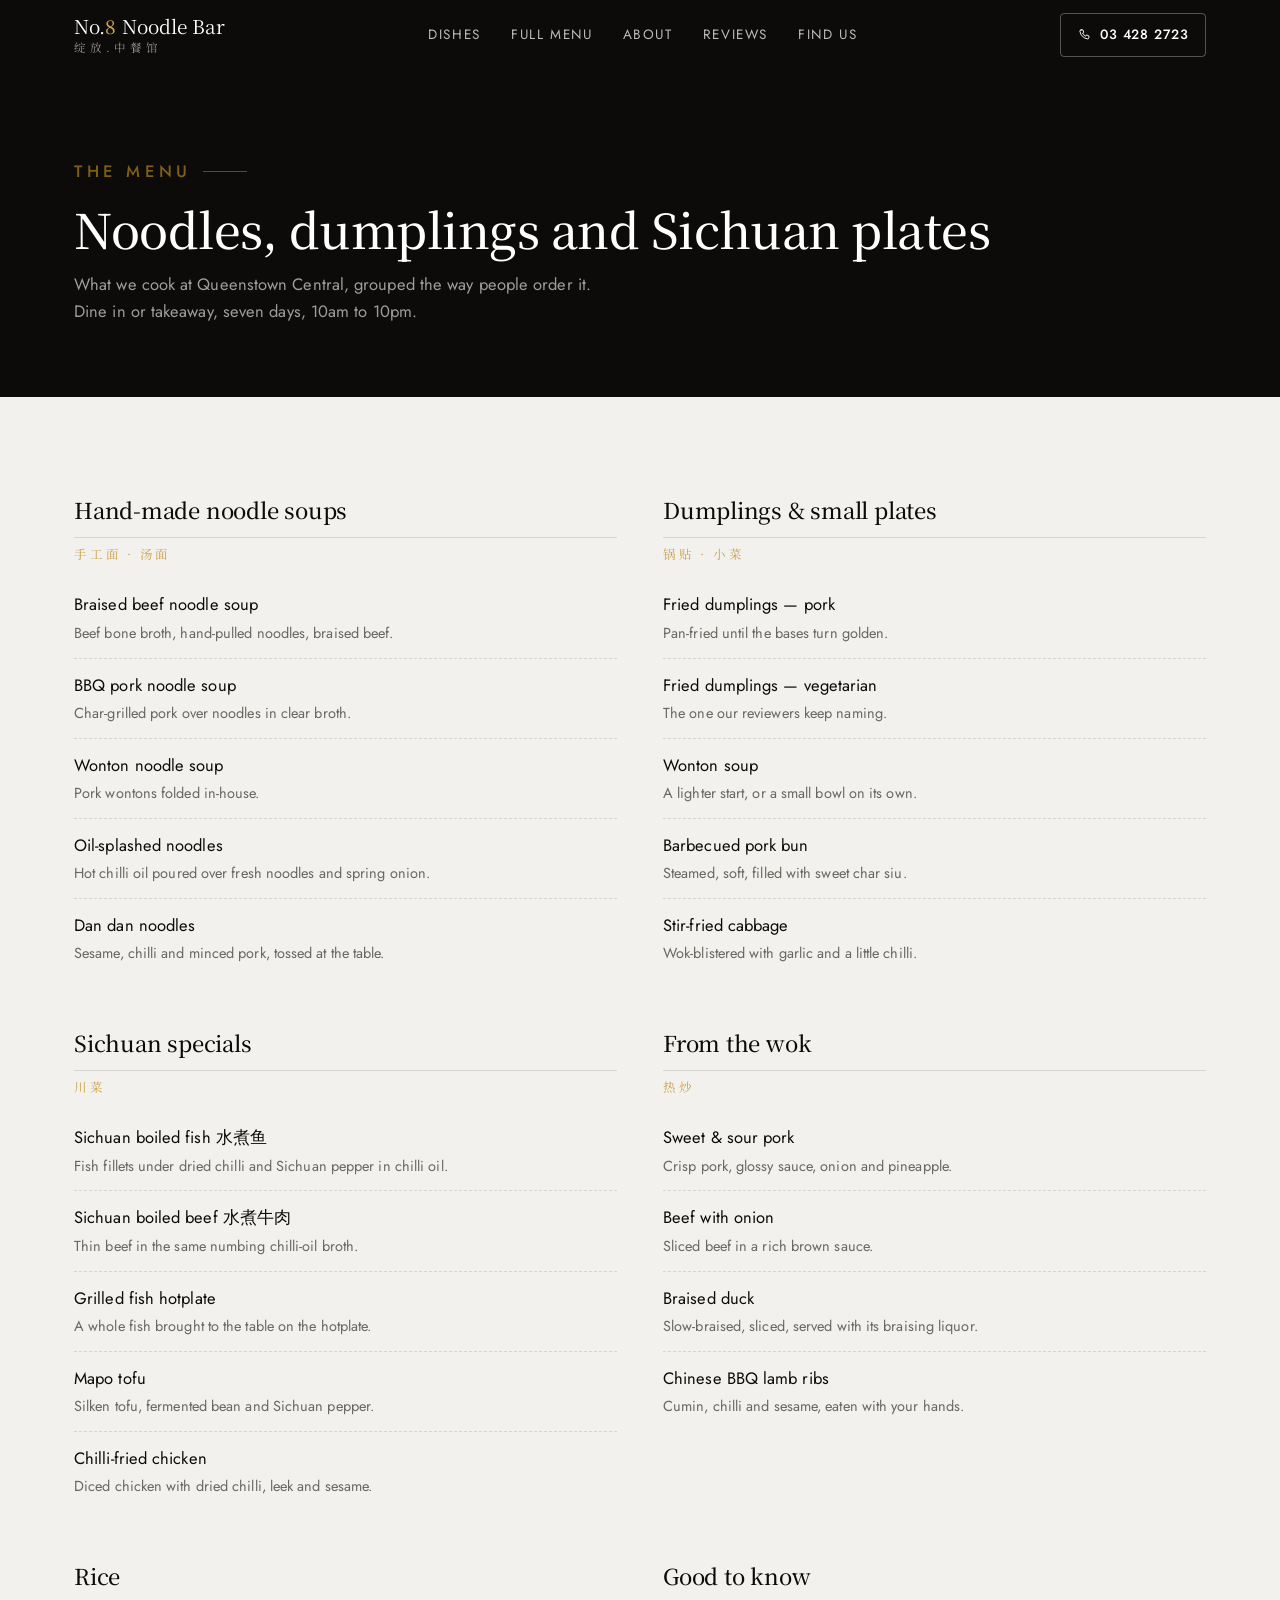
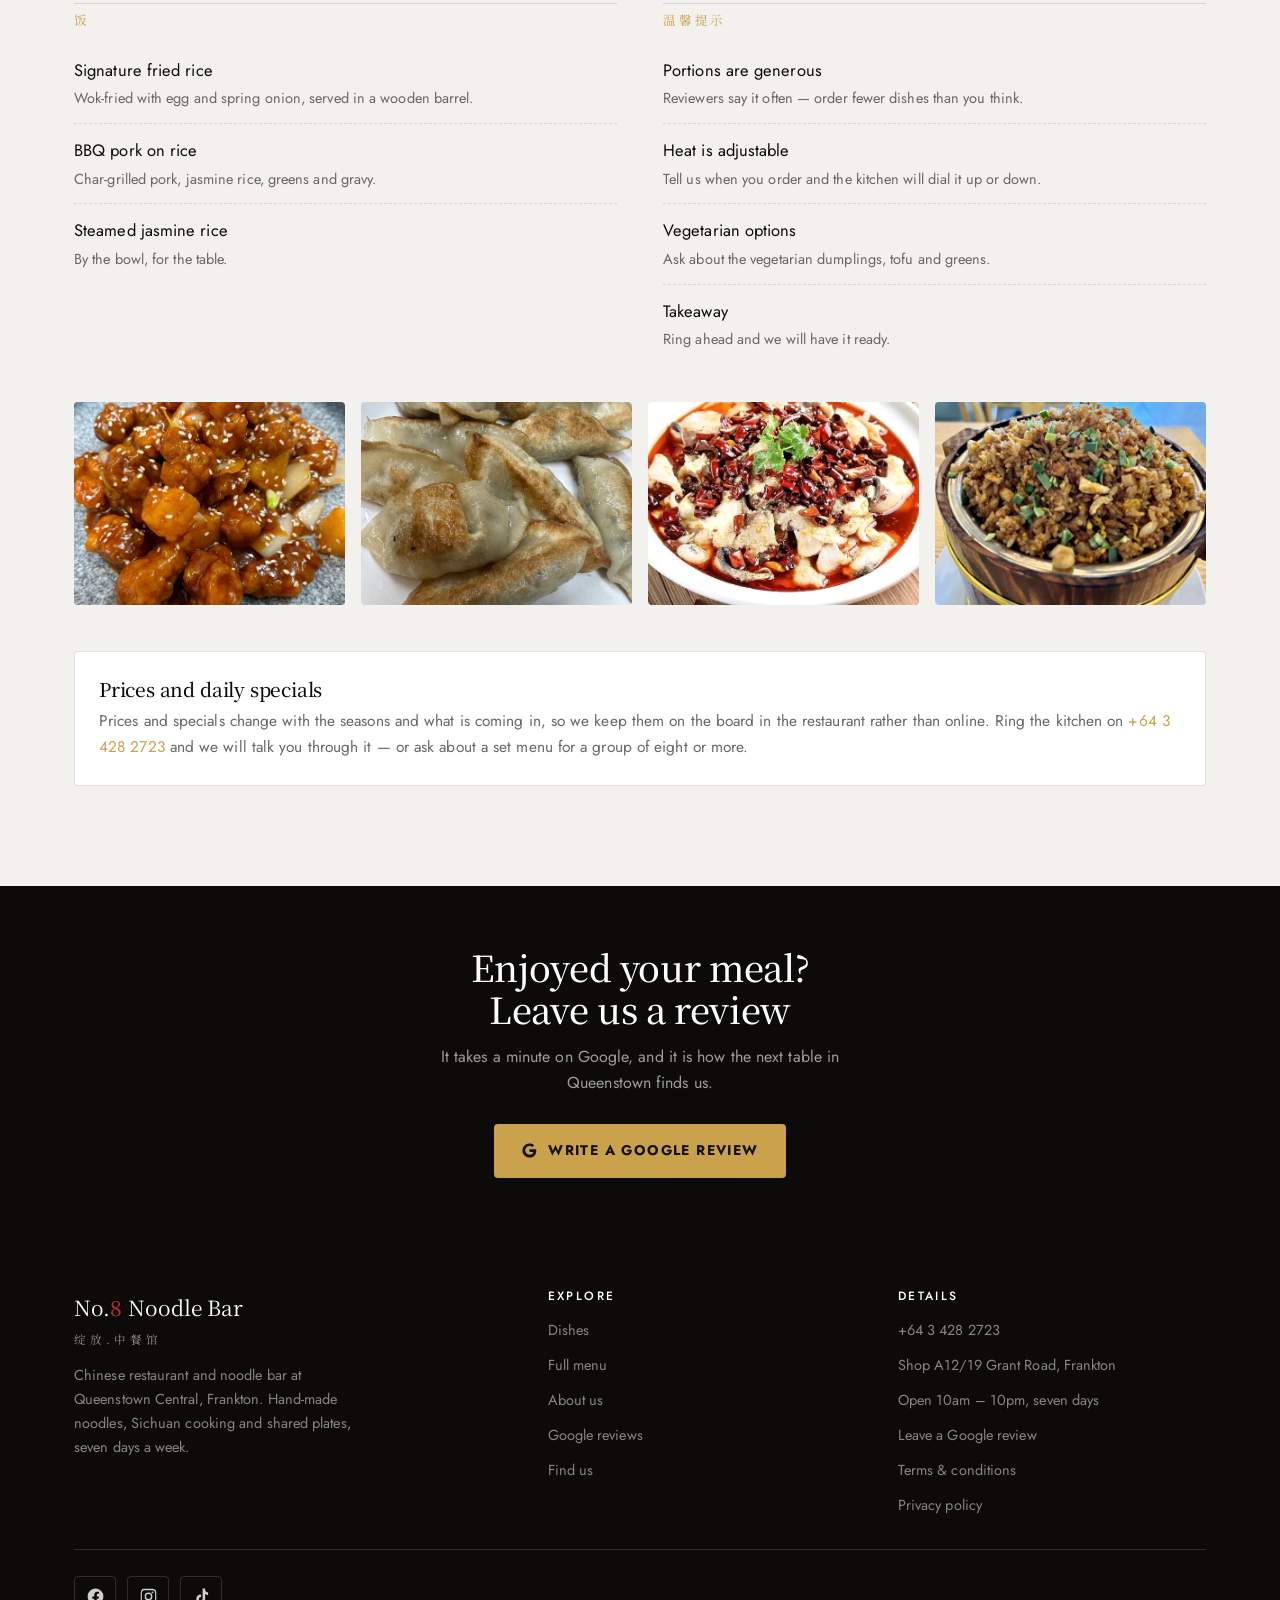
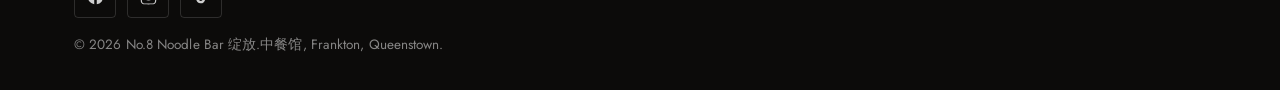
<file: menu.html>
<!DOCTYPE html>
<html lang="en-NZ">
<head>
<meta charset="utf-8">
<meta name="viewport" content="width=device-width, initial-scale=1">
<title>Menu | No.8 Noodle Bar 绽放.中餐馆, Frankton, Queenstown</title>
<meta name="description" content="Hand-made noodle soups, dumplings, Sichuan plates and rice dishes at No.8 Noodle Bar, Queenstown Central, Frankton. Dine in or takeaway, 10am to 10pm, seven days.">
<meta name="theme-color" content="#0C0B0A">
<meta property="og:title" content="Menu | No.8 Noodle Bar 绽放.中餐馆, Queenstown">
<meta property="og:description" content="Hand-made noodle soups, dumplings, Sichuan plates and rice dishes at Queenstown Central, Frankton.">
<meta property="og:image" content="img/dish-sweet-sour-pork.jpg">
<link rel="icon" href="data:image/svg+xml,%3Csvg xmlns='http://www.w3.org/2000/svg' viewBox='0 0 64 64'%3E%3Crect width='64' height='64' fill='%230C0B0A'/%3E%3Ctext x='32' y='45' font-family='Georgia,serif' font-size='34' fill='%23B7302A' text-anchor='middle'%3E8%3C/text%3E%3C/svg%3E">
<link rel="preconnect" href="https://fonts.googleapis.com">
<link rel="preconnect" href="https://fonts.gstatic.com" crossorigin>
<link href="https://fonts.googleapis.com/css2?family=Noto+Serif+SC:wght@400;500;600&family=Jost:wght@300;400;500&display=swap" rel="stylesheet">
<link rel="stylesheet" href="styles.css">
</head>
<body>

<div id="intro">
  <div class="mark">No.<span>8</span> Noodle Bar</div>
  <div class="rule"></div>
  <div class="zh">绽放.中餐馆</div>
</div>

<svg width="0" height="0" style="position:absolute" aria-hidden="true" focusable="false">
  <symbol id="i-phone" viewBox="0 0 24 24" fill="none" stroke="currentColor" stroke-width="1.5"><path d="M6.6 3h2.8l1.5 3.7-2 1.4a11 11 0 0 0 5 5l1.4-2L19 12.6v2.8a2 2 0 0 1-2.2 2A15.5 15.5 0 0 1 4.6 5.2 2 2 0 0 1 6.6 3z" stroke-linecap="round" stroke-linejoin="round"/></symbol>
  <symbol id="i-mail" viewBox="0 0 24 24" fill="none" stroke="currentColor" stroke-width="1.5"><rect x="3" y="5" width="18" height="14" rx="1.5"/><path d="m3.6 6.4 8.4 6 8.4-6" stroke-linecap="round"/></symbol>
  <symbol id="i-google" viewBox="0 0 24 24" fill="currentColor" stroke="none"><path d="M12 10.2v3.9h5.5c-.2 1.3-1.6 3.8-5.5 3.8-3.3 0-6-2.7-6-6.1s2.7-6.1 6-6.1c1.9 0 3.1.8 3.9 1.5l2.7-2.6C16.9 2.9 14.7 2 12 2 6.5 2 2 6.5 2 12s4.5 10 10 10c5.8 0 9.6-4.1 9.6-9.8 0-.7-.1-1.3-.2-2H12z"/></symbol>
  <symbol id="i-fb" viewBox="0 0 24 24" fill="currentColor" stroke="none"><path d="M22 12a10 10 0 1 0-11.6 9.9v-7H7.9V12h2.5V9.8c0-2.5 1.5-3.9 3.8-3.9 1.1 0 2.2.2 2.2.2v2.4h-1.2c-1.2 0-1.6.8-1.6 1.6V12h2.7l-.4 2.9h-2.3v7A10 10 0 0 0 22 12z"/></symbol>
  <symbol id="i-ig" viewBox="0 0 24 24" fill="currentColor" stroke="none"><path d="M12 2.2c3.2 0 3.6 0 4.9.1 1.2.1 1.8.2 2.2.4.6.2 1 .5 1.4.9.4.4.7.8.9 1.4.2.4.4 1 .4 2.2.1 1.3.1 1.7.1 4.9s0 3.6-.1 4.9c-.1 1.2-.2 1.8-.4 2.2-.2.6-.5 1-.9 1.4-.4.4-.8.7-1.4.9-.4.2-1 .4-2.2.4-1.3.1-1.7.1-4.9.1s-3.6 0-4.9-.1c-1.2-.1-1.8-.2-2.2-.4-.6-.2-1-.5-1.4-.9-.4-.4-.7-.8-.9-1.4-.2-.4-.4-1-.4-2.2C2.2 15.6 2.2 15.2 2.2 12s0-3.6.1-4.9c.1-1.2.2-1.8.4-2.2.2-.6.5-1 .9-1.4.4-.4.8-.7 1.4-.9.4-.2 1-.4 2.2-.4C8.4 2.2 8.8 2.2 12 2.2zm0 1.8c-3.1 0-3.5 0-4.7.1-.9 0-1.4.2-1.7.3-.4.2-.7.4-1 .6-.2.3-.4.6-.6 1-.1.3-.3.8-.3 1.7-.1 1.2-.1 1.6-.1 4.7s0 3.5.1 4.7c0 .9.2 1.4.3 1.7.2.4.4.7.6 1 .3.2.6.4 1 .6.3.1.8.3 1.7.3 1.2.1 1.6.1 4.7.1s3.5 0 4.7-.1c.9 0 1.4-.2 1.7-.3.4-.2.7-.4 1-.6.2-.3.4-.6.6-1 .1-.3.3-.8.3-1.7.1-1.2.1-1.6.1-4.7s0-3.5-.1-4.7c0-.9-.2-1.4-.3-1.7-.2-.4-.4-.7-.6-1-.3-.2-.6-.4-1-.6-.3-.1-.8-.3-1.7-.3-1.2-.1-1.6-.1-4.7-.1zm0 3.1a4.9 4.9 0 1 1 0 9.8 4.9 4.9 0 0 1 0-9.8zm0 1.8a3.1 3.1 0 1 0 0 6.2 3.1 3.1 0 0 0 0-6.2zm6.2-2a1.15 1.15 0 1 1-2.3 0 1.15 1.15 0 0 1 2.3 0z"/></symbol>
  <symbol id="i-tt" viewBox="0 0 24 24" fill="currentColor" stroke="none"><path d="M16.6 2h-3.2v13.1a2.4 2.4 0 1 1-1.9-2.3V9.5a5.6 5.6 0 1 0 5.1 5.6V8.8a6.3 6.3 0 0 0 3.7 1.2V6.8a3.6 3.6 0 0 1-3.7-3.5V2z"/></symbol>
  <symbol id="i-arrow" viewBox="0 0 24 24" fill="none" stroke="currentColor" stroke-width="1.5"><path d="M4 12h15m0 0-5.6-5.6M19 12l-5.6 5.6" stroke-linecap="round" stroke-linejoin="round"/></symbol>
</svg>

<header class="nav solid">
  <div class="nav__in">
    <a class="brand" href="index.html" aria-label="No.8 Noodle Bar home">
      <span class="brand__en">No.<b>8</b> Noodle Bar</span>
      <span class="brand__zh">绽放.中餐馆</span>
    </a>
    <nav class="nav__links" aria-label="Main">
      <a href="index.html#menu">Dishes</a>
      <a href="menu.html">Full menu</a>
      <a href="index.html#about">About</a>
      <a href="index.html#reviews">Reviews</a>
      <a href="index.html#contact">Find us</a>
    </nav>
    <div class="nav__right">
      <a class="nav__call" href="tel:+6434282723"><svg><use href="#i-phone"/></svg><span>03 428 2723</span></a>
      <button class="burger" type="button" aria-label="Open menu" aria-expanded="false"><i></i></button>
    </div>
  </div>
</header>

<div class="scrim"></div>
<nav class="drawer" aria-label="Mobile">
  <a href="index.html#menu">Dishes</a>
  <a href="menu.html">Full menu</a>
  <a href="index.html#about">About</a>
  <a href="index.html#reviews">Google reviews</a>
  <a href="index.html#contact">Find us</a>
  <a class="btn btn--accent drawer__cta" href="tel:+6434282723"><svg><use href="#i-phone"/></svg> Call 03 428 2723</a>
</nav>

<section class="pagehead">
  <div class="shell">
    <p class="eyebrow">The menu</p>
    <h1>Noodles, dumplings and Sichuan plates</h1>
    <p>What we cook at Queenstown Central, grouped the way people order it. Dine in or takeaway, seven days, 10am to 10pm.</p>
  </div>
</section>

<section class="band band--bone">
  <div class="shell">
    <div class="mgrid">
      <div class="mgroup rv">
        <h3>Hand-made noodle soups</h3>
        <span class="zh">手工面 · 汤面</span>
        <ul>
          <li>Braised beef noodle soup <span>Beef bone broth, hand-pulled noodles, braised beef.</span></li>
          <li>BBQ pork noodle soup <span>Char-grilled pork over noodles in clear broth.</span></li>
          <li>Wonton noodle soup <span>Pork wontons folded in-house.</span></li>
          <li>Oil-splashed noodles <span>Hot chilli oil poured over fresh noodles and spring onion.</span></li>
          <li>Dan dan noodles <span>Sesame, chilli and minced pork, tossed at the table.</span></li>
        </ul>
      </div>

      <div class="mgroup rv">
        <h3>Dumplings &amp; small plates</h3>
        <span class="zh">锅贴 · 小菜</span>
        <ul>
          <li>Fried dumplings — pork <span>Pan-fried until the bases turn golden.</span></li>
          <li>Fried dumplings — vegetarian <span>The one our reviewers keep naming.</span></li>
          <li>Wonton soup <span>A lighter start, or a small bowl on its own.</span></li>
          <li>Barbecued pork bun <span>Steamed, soft, filled with sweet char siu.</span></li>
          <li>Stir-fried cabbage <span>Wok-blistered with garlic and a little chilli.</span></li>
        </ul>
      </div>

      <div class="mgroup rv">
        <h3>Sichuan specials</h3>
        <span class="zh">川菜</span>
        <ul>
          <li>Sichuan boiled fish 水煮鱼 <span>Fish fillets under dried chilli and Sichuan pepper in chilli oil.</span></li>
          <li>Sichuan boiled beef 水煮牛肉 <span>Thin beef in the same numbing chilli-oil broth.</span></li>
          <li>Grilled fish hotplate <span>A whole fish brought to the table on the hotplate.</span></li>
          <li>Mapo tofu <span>Silken tofu, fermented bean and Sichuan pepper.</span></li>
          <li>Chilli-fried chicken <span>Diced chicken with dried chilli, leek and sesame.</span></li>
        </ul>
      </div>

      <div class="mgroup rv">
        <h3>From the wok</h3>
        <span class="zh">热炒</span>
        <ul>
          <li>Sweet &amp; sour pork <span>Crisp pork, glossy sauce, onion and pineapple.</span></li>
          <li>Beef with onion <span>Sliced beef in a rich brown sauce.</span></li>
          <li>Braised duck <span>Slow-braised, sliced, served with its braising liquor.</span></li>
          <li>Chinese BBQ lamb ribs <span>Cumin, chilli and sesame, eaten with your hands.</span></li>
        </ul>
      </div>

      <div class="mgroup rv">
        <h3>Rice</h3>
        <span class="zh">饭</span>
        <ul>
          <li>Signature fried rice <span>Wok-fried with egg and spring onion, served in a wooden barrel.</span></li>
          <li>BBQ pork on rice <span>Char-grilled pork, jasmine rice, greens and gravy.</span></li>
          <li>Steamed jasmine rice <span>By the bowl, for the table.</span></li>
        </ul>
      </div>

      <div class="mgroup rv">
        <h3>Good to know</h3>
        <span class="zh">温馨提示</span>
        <ul>
          <li>Portions are generous <span>Reviewers say it often — order fewer dishes than you think.</span></li>
          <li>Heat is adjustable <span>Tell us when you order and the kitchen will dial it up or down.</span></li>
          <li>Vegetarian options <span>Ask about the vegetarian dumplings, tofu and greens.</span></li>
          <li>Takeaway <span>Ring ahead and we will have it ready.</span></li>
        </ul>
      </div>
    </div>

    <div class="mstrip rv">
      <img src="img/dish-sweet-sour-pork.jpg" alt="Sweet and sour pork with sesame seeds" width="1600" height="900" loading="lazy" decoding="async">
      <img src="img/dish-fried-dumplings.jpg" alt="Pan-fried dumplings with golden bases" width="1600" height="1200" loading="lazy" decoding="async">
      <img src="img/hero-boiled-fish.jpg" alt="Sichuan boiled fish in chilli oil" width="1600" height="900" loading="lazy" decoding="async">
      <img src="img/dish-fried-rice.jpg" alt="Fried rice in a wooden barrel" width="1600" height="900" loading="lazy" decoding="async">
    </div>

    <div class="mnote rv">
      <h3>Prices and daily specials</h3>
      <p>Prices and specials change with the seasons and what is coming in, so we keep them on the board in the restaurant rather than online. Ring the kitchen on <a href="tel:+6434282723" style="color:var(--accent)">+64 3 428 2723</a> and we will talk you through it — or ask about a set menu for a group of eight or more.</p>
    </div>
  </div>
</section>

<section class="leave">
  <div class="shell">
    <h2 class="rv">Enjoyed your meal? Leave us a review</h2>
    <p class="rv">It takes a minute on Google, and it is how the next table in Queenstown finds us.</p>
    <a class="btn btn--accent rv" href="https://www.google.com/maps/place//data=!4m3!3m2!1s0xa9d51f49c8513967:0xd2d60a032283639!12e1" target="_blank" rel="noopener">
      <svg><use href="#i-google"/></svg> Write a Google review
    </a>
  </div>
</section>

<footer class="foot">
  <div class="shell">
    <div class="foot__top">
      <div class="foot__brand">
        <span class="brand__en" style="color:#fff">No.<b style="color:#B7302A;font-weight:500">8</b> Noodle Bar</span>
        <span class="brand__zh" style="display:block;margin-top:6px">绽放.中餐馆</span>
        <p>Chinese restaurant and noodle bar at Queenstown Central, Frankton. Hand-made noodles, Sichuan cooking and shared plates, seven days a week.</p>
      </div>
      <div class="foot__col">
        <h4>Explore</h4>
        <ul>
          <li><a href="index.html#menu">Dishes</a></li>
          <li><a href="menu.html">Full menu</a></li>
          <li><a href="index.html#about">About us</a></li>
          <li><a href="index.html#reviews">Google reviews</a></li>
          <li><a href="index.html#contact">Find us</a></li>
        </ul>
      </div>
      <div class="foot__col">
        <h4>Details</h4>
        <ul>
          <li><a href="tel:+6434282723">+64 3 428 2723</a></li>
          <li>Shop A12/19 Grant Road, Frankton</li>
          <li>Open 10am – 10pm, seven days</li>
          <li><a href="https://www.google.com/maps/place//data=!4m3!3m2!1s0xa9d51f49c8513967:0xd2d60a032283639!12e1" target="_blank" rel="noopener">Leave a Google review</a></li>
          <li><a href="terms.html">Terms &amp; conditions</a></li>
          <li><a href="privacy.html">Privacy policy</a></li>
        </ul>
      </div>
    </div>
    <div class="foot__bottom">
      <div class="socials">
        <a href="https://www.facebook.com/p/No8-Noodle-Bar-61555705344047/" target="_blank" rel="noopener" aria-label="No.8 Noodle Bar on Facebook"><svg><use href="#i-fb"/></svg></a>
        <a href="https://www.instagram.com/explore/search/keyword/?q=No.8%20Noodle%20Bar%20Queenstown" target="_blank" rel="noopener" aria-label="No.8 Noodle Bar on Instagram"><svg><use href="#i-ig"/></svg></a>
        <a href="https://www.tiktok.com/search?q=No.8%20Noodle%20Bar%20Queenstown" target="_blank" rel="noopener" aria-label="No.8 Noodle Bar on TikTok"><svg><use href="#i-tt"/></svg></a>
      </div>
      <div>© <span data-year>2026</span> No.8 Noodle Bar 绽放.中餐馆, Frankton, Queenstown.</div>
    </div>
  </div>
</footer>

<script src="site.js"></script>
</body>
</html>
</file>
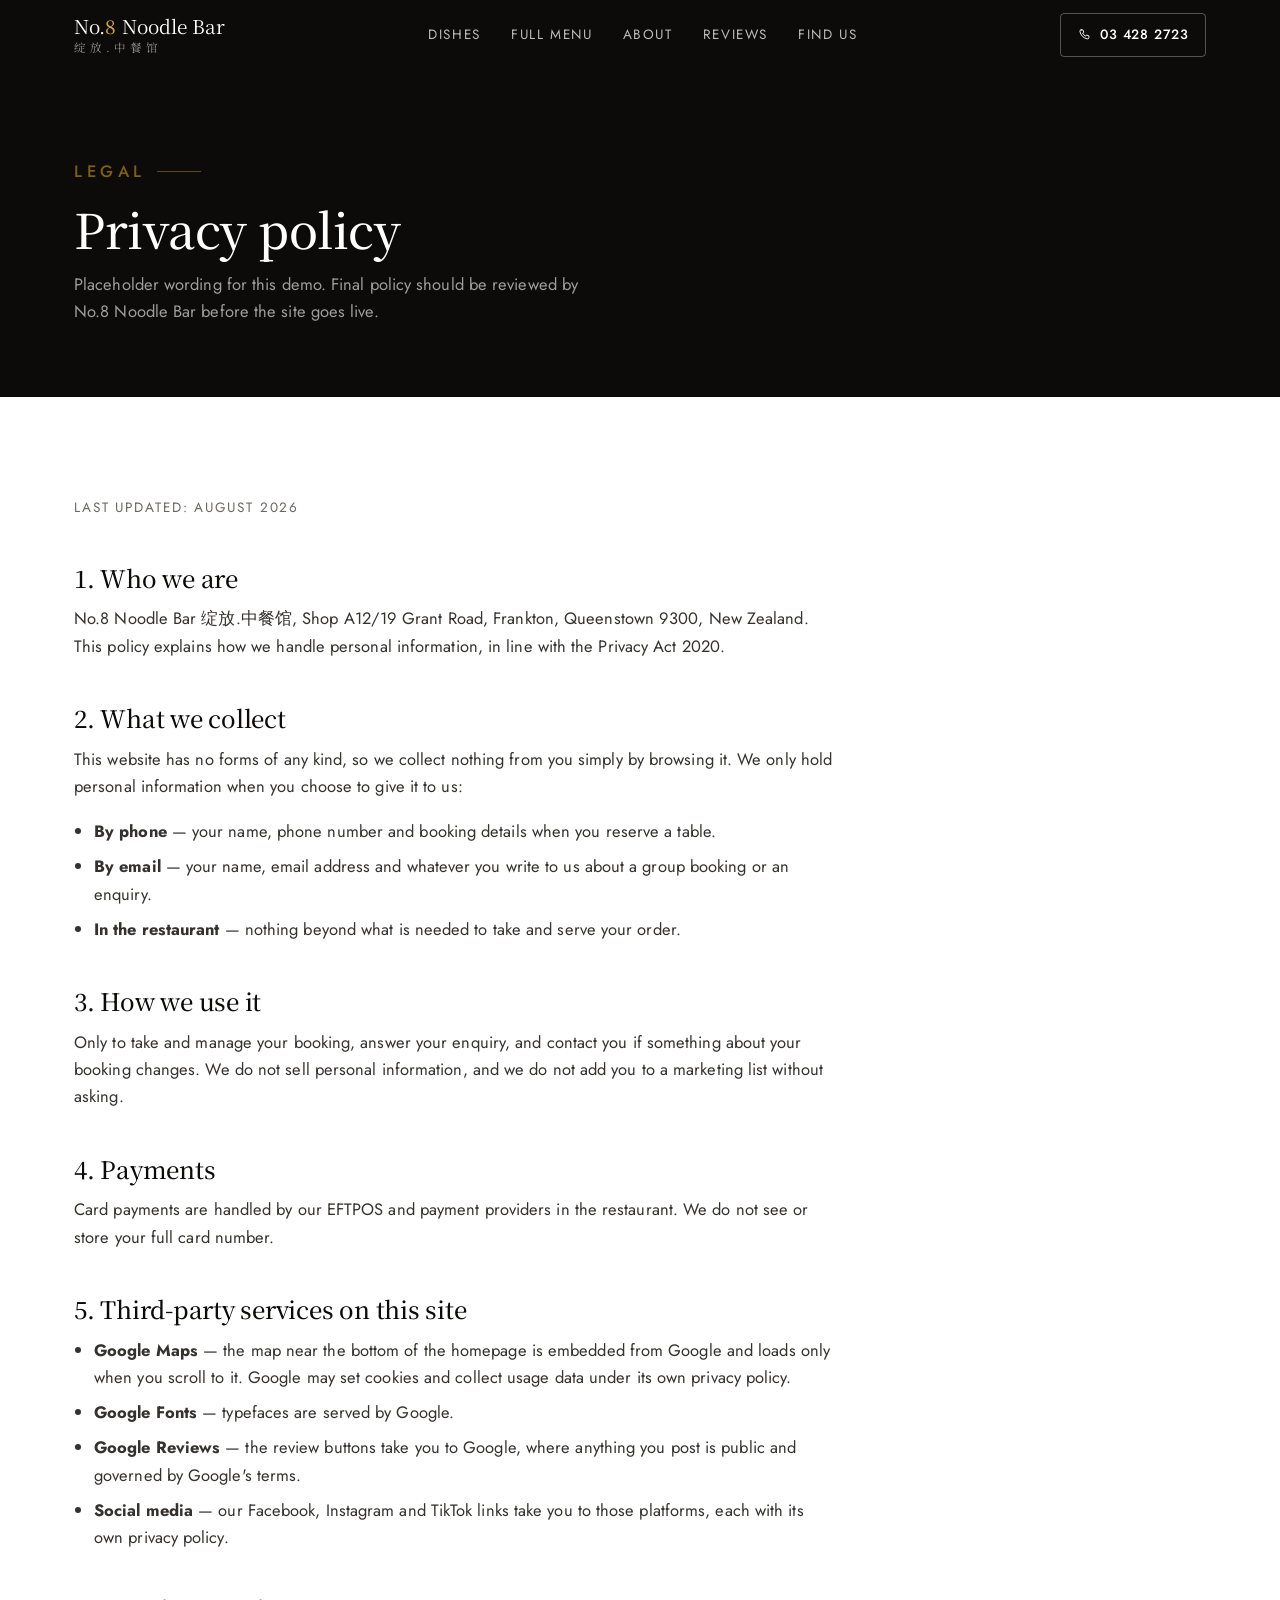
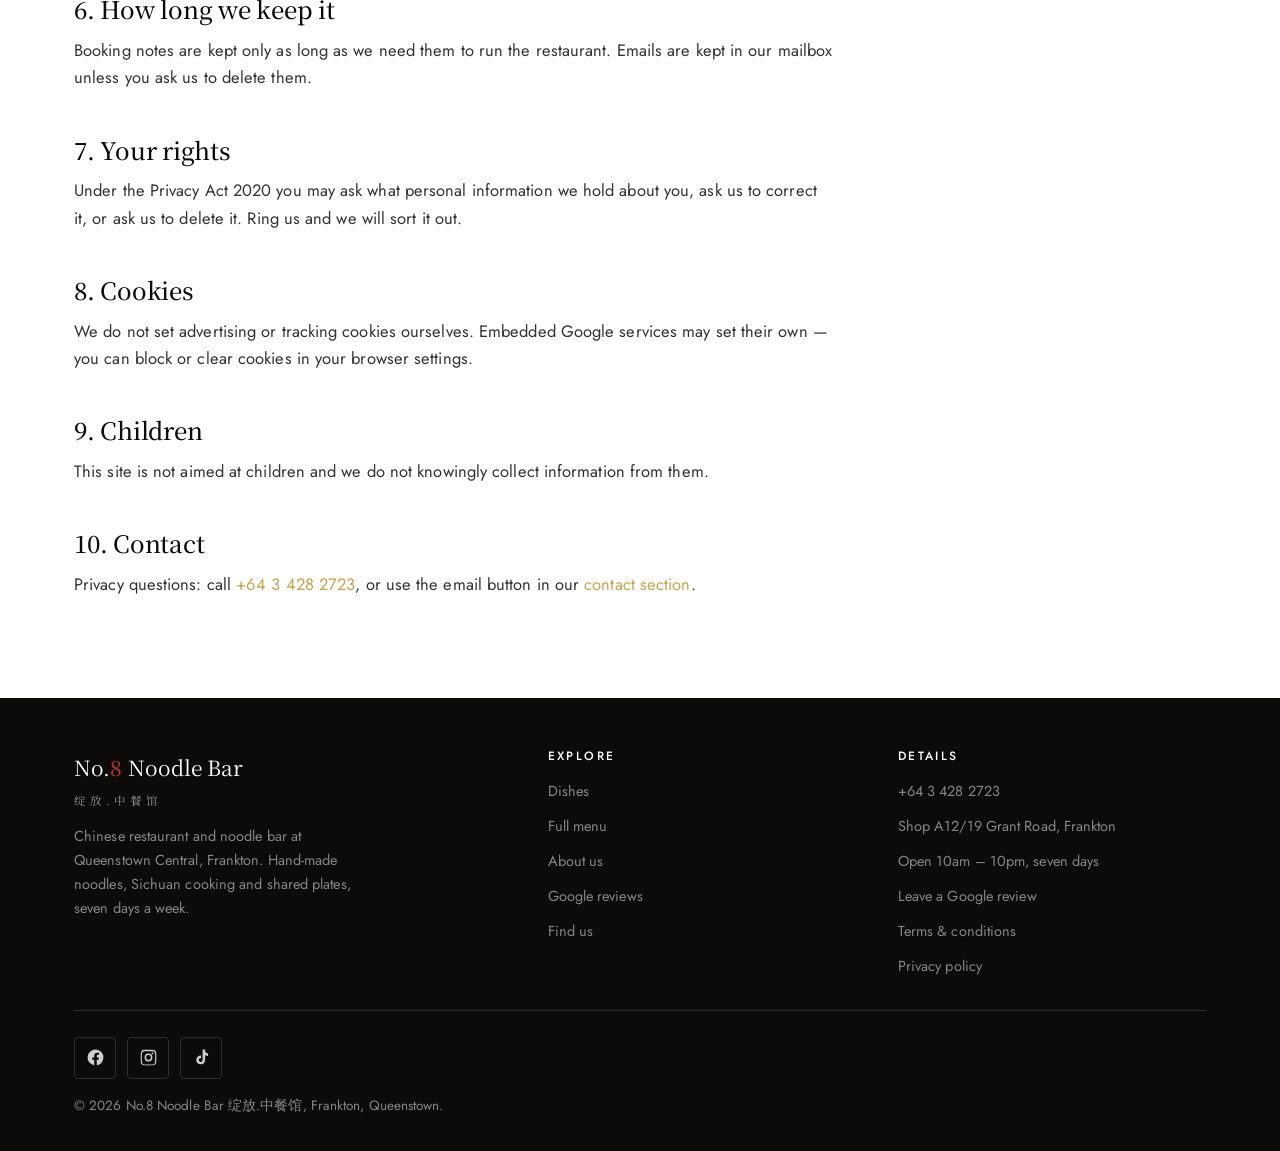
<file: privacy.html>
<!DOCTYPE html>
<html lang="en-NZ">
<head>
<meta charset="utf-8">
<meta name="viewport" content="width=device-width, initial-scale=1">
<title>Privacy Policy | No.8 Noodle Bar 绽放.中餐馆, Queenstown</title>
<meta name="description" content="Privacy policy for No.8 Noodle Bar 绽放.中餐馆, Shop A12/19 Grant Road, Frankton, Queenstown.">
<meta name="theme-color" content="#0C0B0A">
<meta name="robots" content="noindex">
<link rel="icon" href="data:image/svg+xml,%3Csvg xmlns='http://www.w3.org/2000/svg' viewBox='0 0 64 64'%3E%3Crect width='64' height='64' fill='%230C0B0A'/%3E%3Ctext x='32' y='45' font-family='Georgia,serif' font-size='34' fill='%23B7302A' text-anchor='middle'%3E8%3C/text%3E%3C/svg%3E">
<link rel="preconnect" href="https://fonts.googleapis.com">
<link rel="preconnect" href="https://fonts.gstatic.com" crossorigin>
<link href="https://fonts.googleapis.com/css2?family=Noto+Serif+SC:wght@400;500;600&family=Jost:wght@300;400;500&display=swap" rel="stylesheet">
<link rel="stylesheet" href="styles.css">
</head>
<body>

<svg width="0" height="0" style="position:absolute" aria-hidden="true" focusable="false">
  <symbol id="i-phone" viewBox="0 0 24 24" fill="none" stroke="currentColor" stroke-width="1.5"><path d="M6.6 3h2.8l1.5 3.7-2 1.4a11 11 0 0 0 5 5l1.4-2L19 12.6v2.8a2 2 0 0 1-2.2 2A15.5 15.5 0 0 1 4.6 5.2 2 2 0 0 1 6.6 3z" stroke-linecap="round" stroke-linejoin="round"/></symbol>
  <symbol id="i-fb" viewBox="0 0 24 24" fill="currentColor" stroke="none"><path d="M22 12a10 10 0 1 0-11.6 9.9v-7H7.9V12h2.5V9.8c0-2.5 1.5-3.9 3.8-3.9 1.1 0 2.2.2 2.2.2v2.4h-1.2c-1.2 0-1.6.8-1.6 1.6V12h2.7l-.4 2.9h-2.3v7A10 10 0 0 0 22 12z"/></symbol>
  <symbol id="i-ig" viewBox="0 0 24 24" fill="currentColor" stroke="none"><path d="M12 2.2c3.2 0 3.6 0 4.9.1 1.2.1 1.8.2 2.2.4.6.2 1 .5 1.4.9.4.4.7.8.9 1.4.2.4.4 1 .4 2.2.1 1.3.1 1.7.1 4.9s0 3.6-.1 4.9c-.1 1.2-.2 1.8-.4 2.2-.2.6-.5 1-.9 1.4-.4.4-.8.7-1.4.9-.4.2-1 .4-2.2.4-1.3.1-1.7.1-4.9.1s-3.6 0-4.9-.1c-1.2-.1-1.8-.2-2.2-.4-.6-.2-1-.5-1.4-.9-.4-.4-.7-.8-.9-1.4-.2-.4-.4-1-.4-2.2C2.2 15.6 2.2 15.2 2.2 12s0-3.6.1-4.9c.1-1.2.2-1.8.4-2.2.2-.6.5-1 .9-1.4.4-.4.8-.7 1.4-.9.4-.2 1-.4 2.2-.4C8.4 2.2 8.8 2.2 12 2.2zm0 1.8c-3.1 0-3.5 0-4.7.1-.9 0-1.4.2-1.7.3-.4.2-.7.4-1 .6-.2.3-.4.6-.6 1-.1.3-.3.8-.3 1.7-.1 1.2-.1 1.6-.1 4.7s0 3.5.1 4.7c0 .9.2 1.4.3 1.7.2.4.4.7.6 1 .3.2.6.4 1 .6.3.1.8.3 1.7.3 1.2.1 1.6.1 4.7.1s3.5 0 4.7-.1c.9 0 1.4-.2 1.7-.3.4-.2.7-.4 1-.6.2-.3.4-.6.6-1 .1-.3.3-.8.3-1.7.1-1.2.1-1.6.1-4.7s0-3.5-.1-4.7c0-.9-.2-1.4-.3-1.7-.2-.4-.4-.7-.6-1-.3-.2-.6-.4-1-.6-.3-.1-.8-.3-1.7-.3-1.2-.1-1.6-.1-4.7-.1zm0 3.1a4.9 4.9 0 1 1 0 9.8 4.9 4.9 0 0 1 0-9.8zm0 1.8a3.1 3.1 0 1 0 0 6.2 3.1 3.1 0 0 0 0-6.2zm6.2-2a1.15 1.15 0 1 1-2.3 0 1.15 1.15 0 0 1 2.3 0z"/></symbol>
  <symbol id="i-tt" viewBox="0 0 24 24" fill="currentColor" stroke="none"><path d="M16.6 2h-3.2v13.1a2.4 2.4 0 1 1-1.9-2.3V9.5a5.6 5.6 0 1 0 5.1 5.6V8.8a6.3 6.3 0 0 0 3.7 1.2V6.8a3.6 3.6 0 0 1-3.7-3.5V2z"/></symbol>
</svg>

<header class="nav solid">
  <div class="nav__in">
    <a class="brand" href="index.html" aria-label="No.8 Noodle Bar home">
      <span class="brand__en">No.<b>8</b> Noodle Bar</span>
      <span class="brand__zh">绽放.中餐馆</span>
    </a>
    <nav class="nav__links" aria-label="Main">
      <a href="index.html#menu">Dishes</a>
      <a href="menu.html">Full menu</a>
      <a href="index.html#about">About</a>
      <a href="index.html#reviews">Reviews</a>
      <a href="index.html#contact">Find us</a>
    </nav>
    <div class="nav__right">
      <a class="nav__call" href="tel:+6434282723"><svg><use href="#i-phone"/></svg><span>03 428 2723</span></a>
      <button class="burger" type="button" aria-label="Open menu" aria-expanded="false"><i></i></button>
    </div>
  </div>
</header>

<div class="scrim"></div>
<nav class="drawer" aria-label="Mobile">
  <a href="index.html#menu">Dishes</a>
  <a href="menu.html">Full menu</a>
  <a href="index.html#about">About</a>
  <a href="index.html#reviews">Google reviews</a>
  <a href="index.html#contact">Find us</a>
  <a class="btn btn--accent drawer__cta" href="tel:+6434282723"><svg><use href="#i-phone"/></svg> Call 03 428 2723</a>
</nav>

<section class="pagehead">
  <div class="shell">
    <p class="eyebrow">Legal</p>
    <h1>Privacy policy</h1>
    <p>Placeholder wording for this demo. Final policy should be reviewed by No.8 Noodle Bar before the site goes live.</p>
  </div>
</section>

<section class="band band--paper">
  <div class="shell">
    <div class="prose rv">
      <p class="updated">Last updated: August 2026</p>

      <h2>1. Who we are</h2>
      <p>No.8 Noodle Bar 绽放.中餐馆, Shop A12/19 Grant Road, Frankton, Queenstown 9300, New Zealand. This policy explains how we handle personal information, in line with the Privacy Act 2020.</p>

      <h2>2. What we collect</h2>
      <p>This website has no forms of any kind, so we collect nothing from you simply by browsing it. We only hold personal information when you choose to give it to us:</p>
      <ul>
        <li><strong>By phone</strong> — your name, phone number and booking details when you reserve a table.</li>
        <li><strong>By email</strong> — your name, email address and whatever you write to us about a group booking or an enquiry.</li>
        <li><strong>In the restaurant</strong> — nothing beyond what is needed to take and serve your order.</li>
      </ul>

      <h2>3. How we use it</h2>
      <p>Only to take and manage your booking, answer your enquiry, and contact you if something about your booking changes. We do not sell personal information, and we do not add you to a marketing list without asking.</p>

      <h2>4. Payments</h2>
      <p>Card payments are handled by our EFTPOS and payment providers in the restaurant. We do not see or store your full card number.</p>

      <h2>5. Third-party services on this site</h2>
      <ul>
        <li><strong>Google Maps</strong> — the map near the bottom of the homepage is embedded from Google and loads only when you scroll to it. Google may set cookies and collect usage data under its own privacy policy.</li>
        <li><strong>Google Fonts</strong> — typefaces are served by Google.</li>
        <li><strong>Google Reviews</strong> — the review buttons take you to Google, where anything you post is public and governed by Google's terms.</li>
        <li><strong>Social media</strong> — our Facebook, Instagram and TikTok links take you to those platforms, each with its own privacy policy.</li>
      </ul>

      <h2>6. How long we keep it</h2>
      <p>Booking notes are kept only as long as we need them to run the restaurant. Emails are kept in our mailbox unless you ask us to delete them.</p>

      <h2>7. Your rights</h2>
      <p>Under the Privacy Act 2020 you may ask what personal information we hold about you, ask us to correct it, or ask us to delete it. Ring us and we will sort it out.</p>

      <h2>8. Cookies</h2>
      <p>We do not set advertising or tracking cookies ourselves. Embedded Google services may set their own — you can block or clear cookies in your browser settings.</p>

      <h2>9. Children</h2>
      <p>This site is not aimed at children and we do not knowingly collect information from them.</p>

      <h2>10. Contact</h2>
      <p>Privacy questions: call <a href="tel:+6434282723" style="color:var(--accent)">+64 3 428 2723</a>, or use the email button in our <a href="index.html#contact" style="color:var(--accent)">contact section</a>.</p>
    </div>
  </div>
</section>

<footer class="foot">
  <div class="shell">
    <div class="foot__top">
      <div class="foot__brand">
        <span class="brand__en" style="color:#fff">No.<b style="color:#B7302A;font-weight:500">8</b> Noodle Bar</span>
        <span class="brand__zh" style="display:block;margin-top:6px">绽放.中餐馆</span>
        <p>Chinese restaurant and noodle bar at Queenstown Central, Frankton. Hand-made noodles, Sichuan cooking and shared plates, seven days a week.</p>
      </div>
      <div class="foot__col">
        <h4>Explore</h4>
        <ul>
          <li><a href="index.html#menu">Dishes</a></li>
          <li><a href="menu.html">Full menu</a></li>
          <li><a href="index.html#about">About us</a></li>
          <li><a href="index.html#reviews">Google reviews</a></li>
          <li><a href="index.html#contact">Find us</a></li>
        </ul>
      </div>
      <div class="foot__col">
        <h4>Details</h4>
        <ul>
          <li><a href="tel:+6434282723">+64 3 428 2723</a></li>
          <li>Shop A12/19 Grant Road, Frankton</li>
          <li>Open 10am – 10pm, seven days</li>
          <li><a href="https://www.google.com/maps/place//data=!4m3!3m2!1s0xa9d51f49c8513967:0xd2d60a032283639!12e1" target="_blank" rel="noopener">Leave a Google review</a></li>
          <li><a href="terms.html">Terms &amp; conditions</a></li>
          <li><a href="privacy.html">Privacy policy</a></li>
        </ul>
      </div>
    </div>
    <div class="foot__bottom">
      <div class="socials">
        <a href="https://www.facebook.com/p/No8-Noodle-Bar-61555705344047/" target="_blank" rel="noopener" aria-label="No.8 Noodle Bar on Facebook"><svg><use href="#i-fb"/></svg></a>
        <a href="https://www.instagram.com/explore/search/keyword/?q=No.8%20Noodle%20Bar%20Queenstown" target="_blank" rel="noopener" aria-label="No.8 Noodle Bar on Instagram"><svg><use href="#i-ig"/></svg></a>
        <a href="https://www.tiktok.com/search?q=No.8%20Noodle%20Bar%20Queenstown" target="_blank" rel="noopener" aria-label="No.8 Noodle Bar on TikTok"><svg><use href="#i-tt"/></svg></a>
      </div>
      <div>© <span data-year>2026</span> No.8 Noodle Bar 绽放.中餐馆, Frankton, Queenstown.</div>
    </div>
  </div>
</footer>

<script src="site.js"></script>
</body>
</html>
</file>
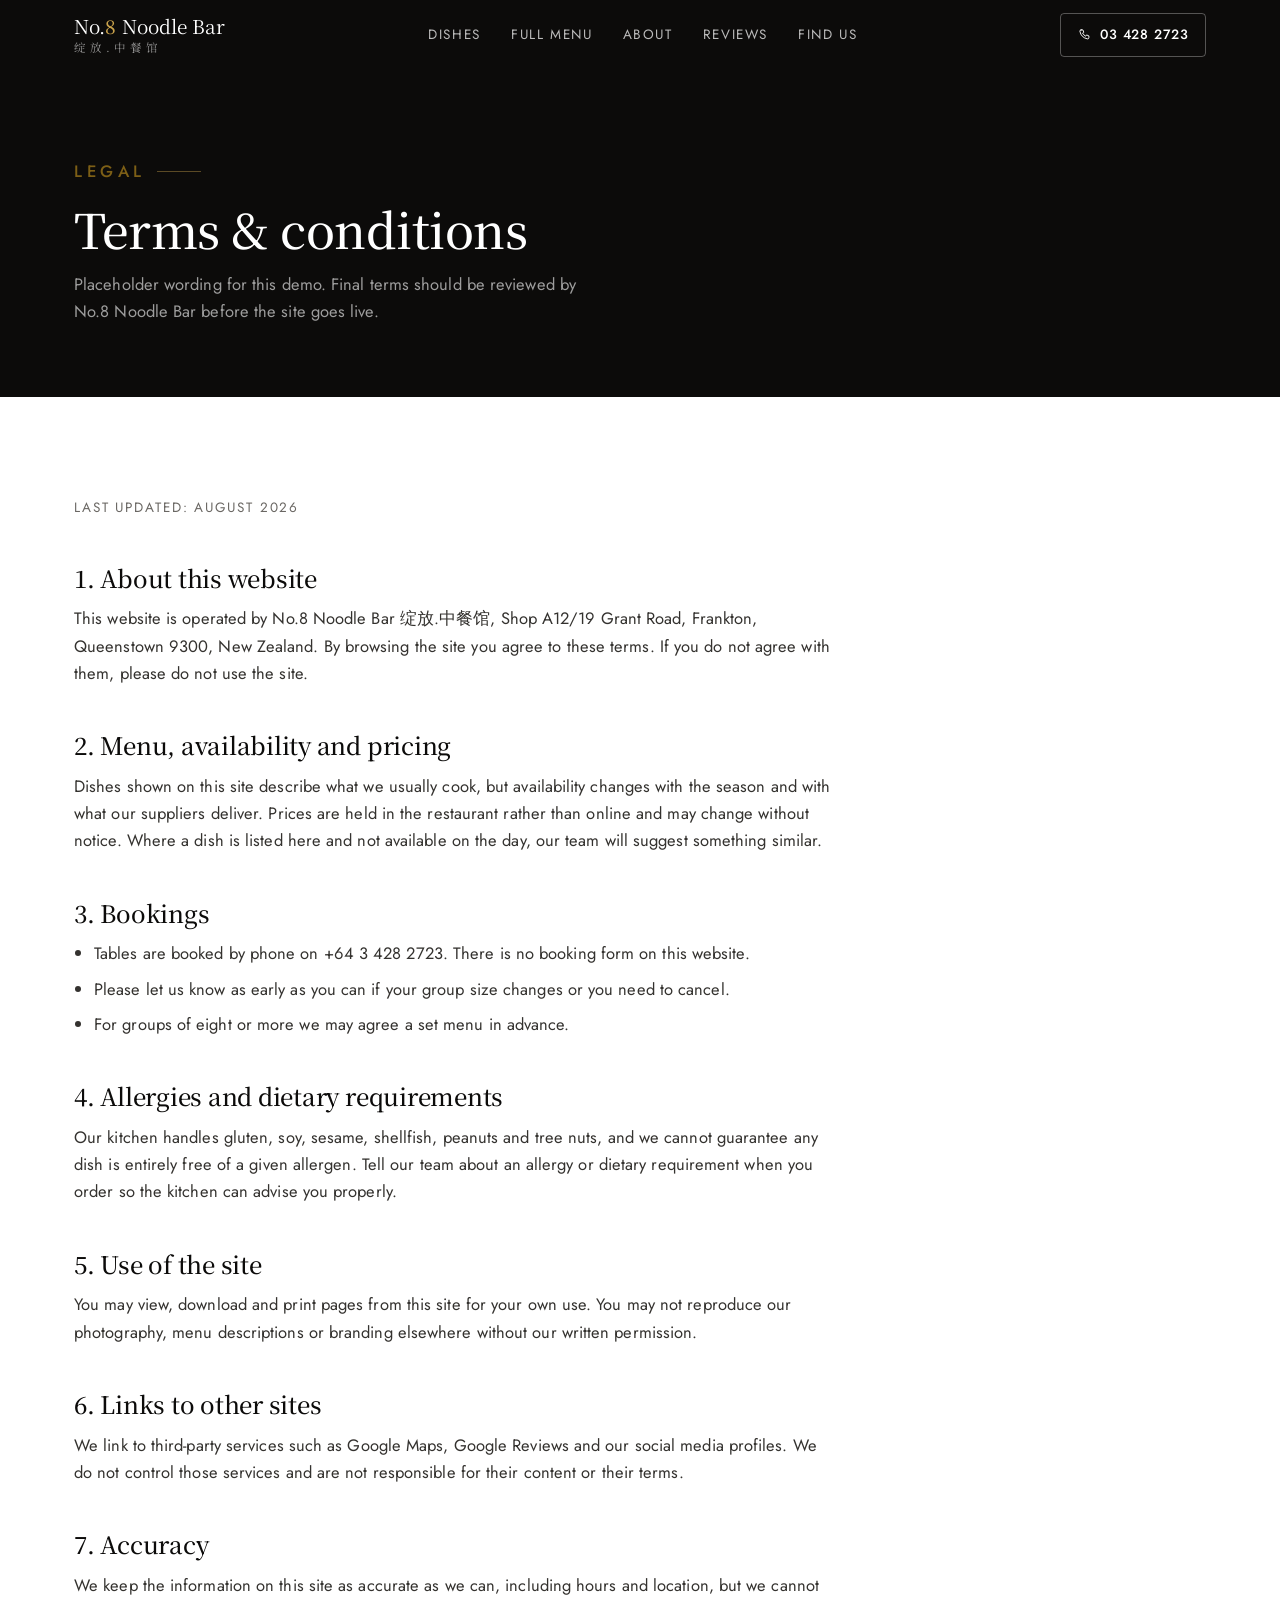
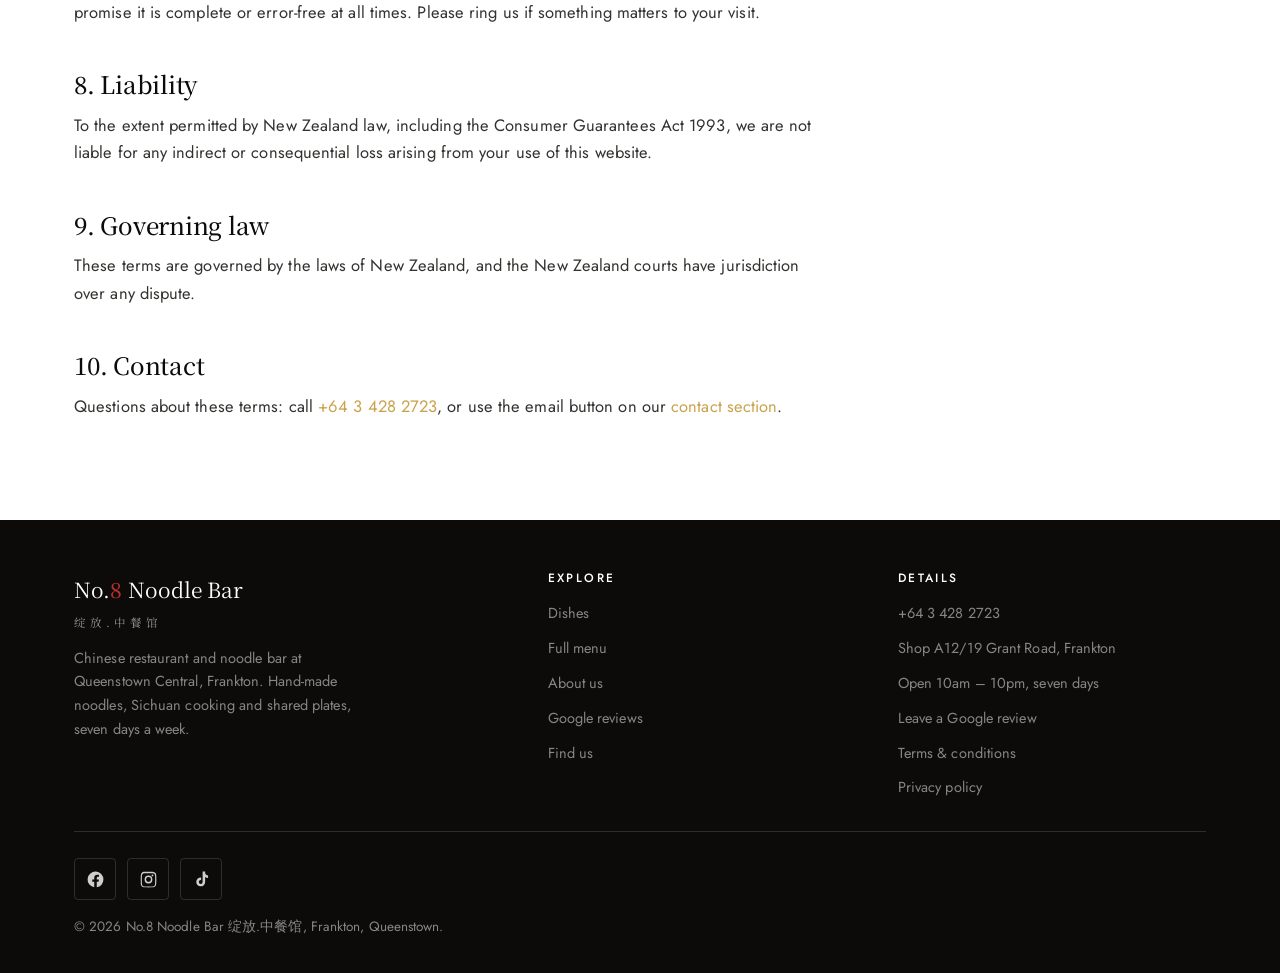
<file: terms.html>
<!DOCTYPE html>
<html lang="en-NZ">
<head>
<meta charset="utf-8">
<meta name="viewport" content="width=device-width, initial-scale=1">
<title>Terms &amp; Conditions | No.8 Noodle Bar 绽放.中餐馆, Queenstown</title>
<meta name="description" content="Terms and conditions for No.8 Noodle Bar 绽放.中餐馆, Shop A12/19 Grant Road, Frankton, Queenstown.">
<meta name="theme-color" content="#0C0B0A">
<meta name="robots" content="noindex">
<link rel="icon" href="data:image/svg+xml,%3Csvg xmlns='http://www.w3.org/2000/svg' viewBox='0 0 64 64'%3E%3Crect width='64' height='64' fill='%230C0B0A'/%3E%3Ctext x='32' y='45' font-family='Georgia,serif' font-size='34' fill='%23B7302A' text-anchor='middle'%3E8%3C/text%3E%3C/svg%3E">
<link rel="preconnect" href="https://fonts.googleapis.com">
<link rel="preconnect" href="https://fonts.gstatic.com" crossorigin>
<link href="https://fonts.googleapis.com/css2?family=Noto+Serif+SC:wght@400;500;600&family=Jost:wght@300;400;500&display=swap" rel="stylesheet">
<link rel="stylesheet" href="styles.css">
</head>
<body>

<svg width="0" height="0" style="position:absolute" aria-hidden="true" focusable="false">
  <symbol id="i-phone" viewBox="0 0 24 24" fill="none" stroke="currentColor" stroke-width="1.5"><path d="M6.6 3h2.8l1.5 3.7-2 1.4a11 11 0 0 0 5 5l1.4-2L19 12.6v2.8a2 2 0 0 1-2.2 2A15.5 15.5 0 0 1 4.6 5.2 2 2 0 0 1 6.6 3z" stroke-linecap="round" stroke-linejoin="round"/></symbol>
  <symbol id="i-fb" viewBox="0 0 24 24" fill="currentColor" stroke="none"><path d="M22 12a10 10 0 1 0-11.6 9.9v-7H7.9V12h2.5V9.8c0-2.5 1.5-3.9 3.8-3.9 1.1 0 2.2.2 2.2.2v2.4h-1.2c-1.2 0-1.6.8-1.6 1.6V12h2.7l-.4 2.9h-2.3v7A10 10 0 0 0 22 12z"/></symbol>
  <symbol id="i-ig" viewBox="0 0 24 24" fill="currentColor" stroke="none"><path d="M12 2.2c3.2 0 3.6 0 4.9.1 1.2.1 1.8.2 2.2.4.6.2 1 .5 1.4.9.4.4.7.8.9 1.4.2.4.4 1 .4 2.2.1 1.3.1 1.7.1 4.9s0 3.6-.1 4.9c-.1 1.2-.2 1.8-.4 2.2-.2.6-.5 1-.9 1.4-.4.4-.8.7-1.4.9-.4.2-1 .4-2.2.4-1.3.1-1.7.1-4.9.1s-3.6 0-4.9-.1c-1.2-.1-1.8-.2-2.2-.4-.6-.2-1-.5-1.4-.9-.4-.4-.7-.8-.9-1.4-.2-.4-.4-1-.4-2.2C2.2 15.6 2.2 15.2 2.2 12s0-3.6.1-4.9c.1-1.2.2-1.8.4-2.2.2-.6.5-1 .9-1.4.4-.4.8-.7 1.4-.9.4-.2 1-.4 2.2-.4C8.4 2.2 8.8 2.2 12 2.2zm0 1.8c-3.1 0-3.5 0-4.7.1-.9 0-1.4.2-1.7.3-.4.2-.7.4-1 .6-.2.3-.4.6-.6 1-.1.3-.3.8-.3 1.7-.1 1.2-.1 1.6-.1 4.7s0 3.5.1 4.7c0 .9.2 1.4.3 1.7.2.4.4.7.6 1 .3.2.6.4 1 .6.3.1.8.3 1.7.3 1.2.1 1.6.1 4.7.1s3.5 0 4.7-.1c.9 0 1.4-.2 1.7-.3.4-.2.7-.4 1-.6.2-.3.4-.6.6-1 .1-.3.3-.8.3-1.7.1-1.2.1-1.6.1-4.7s0-3.5-.1-4.7c0-.9-.2-1.4-.3-1.7-.2-.4-.4-.7-.6-1-.3-.2-.6-.4-1-.6-.3-.1-.8-.3-1.7-.3-1.2-.1-1.6-.1-4.7-.1zm0 3.1a4.9 4.9 0 1 1 0 9.8 4.9 4.9 0 0 1 0-9.8zm0 1.8a3.1 3.1 0 1 0 0 6.2 3.1 3.1 0 0 0 0-6.2zm6.2-2a1.15 1.15 0 1 1-2.3 0 1.15 1.15 0 0 1 2.3 0z"/></symbol>
  <symbol id="i-tt" viewBox="0 0 24 24" fill="currentColor" stroke="none"><path d="M16.6 2h-3.2v13.1a2.4 2.4 0 1 1-1.9-2.3V9.5a5.6 5.6 0 1 0 5.1 5.6V8.8a6.3 6.3 0 0 0 3.7 1.2V6.8a3.6 3.6 0 0 1-3.7-3.5V2z"/></symbol>
</svg>

<header class="nav solid">
  <div class="nav__in">
    <a class="brand" href="index.html" aria-label="No.8 Noodle Bar home">
      <span class="brand__en">No.<b>8</b> Noodle Bar</span>
      <span class="brand__zh">绽放.中餐馆</span>
    </a>
    <nav class="nav__links" aria-label="Main">
      <a href="index.html#menu">Dishes</a>
      <a href="menu.html">Full menu</a>
      <a href="index.html#about">About</a>
      <a href="index.html#reviews">Reviews</a>
      <a href="index.html#contact">Find us</a>
    </nav>
    <div class="nav__right">
      <a class="nav__call" href="tel:+6434282723"><svg><use href="#i-phone"/></svg><span>03 428 2723</span></a>
      <button class="burger" type="button" aria-label="Open menu" aria-expanded="false"><i></i></button>
    </div>
  </div>
</header>

<div class="scrim"></div>
<nav class="drawer" aria-label="Mobile">
  <a href="index.html#menu">Dishes</a>
  <a href="menu.html">Full menu</a>
  <a href="index.html#about">About</a>
  <a href="index.html#reviews">Google reviews</a>
  <a href="index.html#contact">Find us</a>
  <a class="btn btn--accent drawer__cta" href="tel:+6434282723"><svg><use href="#i-phone"/></svg> Call 03 428 2723</a>
</nav>

<section class="pagehead">
  <div class="shell">
    <p class="eyebrow">Legal</p>
    <h1>Terms &amp; conditions</h1>
    <p>Placeholder wording for this demo. Final terms should be reviewed by No.8 Noodle Bar before the site goes live.</p>
  </div>
</section>

<section class="band band--paper">
  <div class="shell">
    <div class="prose rv">
      <p class="updated">Last updated: August 2026</p>

      <h2>1. About this website</h2>
      <p>This website is operated by No.8 Noodle Bar 绽放.中餐馆, Shop A12/19 Grant Road, Frankton, Queenstown 9300, New Zealand. By browsing the site you agree to these terms. If you do not agree with them, please do not use the site.</p>

      <h2>2. Menu, availability and pricing</h2>
      <p>Dishes shown on this site describe what we usually cook, but availability changes with the season and with what our suppliers deliver. Prices are held in the restaurant rather than online and may change without notice. Where a dish is listed here and not available on the day, our team will suggest something similar.</p>

      <h2>3. Bookings</h2>
      <ul>
        <li>Tables are booked by phone on +64 3 428 2723. There is no booking form on this website.</li>
        <li>Please let us know as early as you can if your group size changes or you need to cancel.</li>
        <li>For groups of eight or more we may agree a set menu in advance.</li>
      </ul>

      <h2>4. Allergies and dietary requirements</h2>
      <p>Our kitchen handles gluten, soy, sesame, shellfish, peanuts and tree nuts, and we cannot guarantee any dish is entirely free of a given allergen. Tell our team about an allergy or dietary requirement when you order so the kitchen can advise you properly.</p>

      <h2>5. Use of the site</h2>
      <p>You may view, download and print pages from this site for your own use. You may not reproduce our photography, menu descriptions or branding elsewhere without our written permission.</p>

      <h2>6. Links to other sites</h2>
      <p>We link to third-party services such as Google Maps, Google Reviews and our social media profiles. We do not control those services and are not responsible for their content or their terms.</p>

      <h2>7. Accuracy</h2>
      <p>We keep the information on this site as accurate as we can, including hours and location, but we cannot promise it is complete or error-free at all times. Please ring us if something matters to your visit.</p>

      <h2>8. Liability</h2>
      <p>To the extent permitted by New Zealand law, including the Consumer Guarantees Act 1993, we are not liable for any indirect or consequential loss arising from your use of this website.</p>

      <h2>9. Governing law</h2>
      <p>These terms are governed by the laws of New Zealand, and the New Zealand courts have jurisdiction over any dispute.</p>

      <h2>10. Contact</h2>
      <p>Questions about these terms: call <a href="tel:+6434282723" style="color:var(--accent)">+64 3 428 2723</a>, or use the email button on our <a href="index.html#contact" style="color:var(--accent)">contact section</a>.</p>
    </div>
  </div>
</section>

<footer class="foot">
  <div class="shell">
    <div class="foot__top">
      <div class="foot__brand">
        <span class="brand__en" style="color:#fff">No.<b style="color:#B7302A;font-weight:500">8</b> Noodle Bar</span>
        <span class="brand__zh" style="display:block;margin-top:6px">绽放.中餐馆</span>
        <p>Chinese restaurant and noodle bar at Queenstown Central, Frankton. Hand-made noodles, Sichuan cooking and shared plates, seven days a week.</p>
      </div>
      <div class="foot__col">
        <h4>Explore</h4>
        <ul>
          <li><a href="index.html#menu">Dishes</a></li>
          <li><a href="menu.html">Full menu</a></li>
          <li><a href="index.html#about">About us</a></li>
          <li><a href="index.html#reviews">Google reviews</a></li>
          <li><a href="index.html#contact">Find us</a></li>
        </ul>
      </div>
      <div class="foot__col">
        <h4>Details</h4>
        <ul>
          <li><a href="tel:+6434282723">+64 3 428 2723</a></li>
          <li>Shop A12/19 Grant Road, Frankton</li>
          <li>Open 10am – 10pm, seven days</li>
          <li><a href="https://www.google.com/maps/place//data=!4m3!3m2!1s0xa9d51f49c8513967:0xd2d60a032283639!12e1" target="_blank" rel="noopener">Leave a Google review</a></li>
          <li><a href="terms.html">Terms &amp; conditions</a></li>
          <li><a href="privacy.html">Privacy policy</a></li>
        </ul>
      </div>
    </div>
    <div class="foot__bottom">
      <div class="socials">
        <a href="https://www.facebook.com/p/No8-Noodle-Bar-61555705344047/" target="_blank" rel="noopener" aria-label="No.8 Noodle Bar on Facebook"><svg><use href="#i-fb"/></svg></a>
        <a href="https://www.instagram.com/explore/search/keyword/?q=No.8%20Noodle%20Bar%20Queenstown" target="_blank" rel="noopener" aria-label="No.8 Noodle Bar on Instagram"><svg><use href="#i-ig"/></svg></a>
        <a href="https://www.tiktok.com/search?q=No.8%20Noodle%20Bar%20Queenstown" target="_blank" rel="noopener" aria-label="No.8 Noodle Bar on TikTok"><svg><use href="#i-tt"/></svg></a>
      </div>
      <div>© <span data-year>2026</span> No.8 Noodle Bar 绽放.中餐馆, Frankton, Queenstown.</div>
    </div>
  </div>
</footer>

<script src="site.js"></script>
</body>
</html>
</file>
<file: styles.css>
/* ==========================================================================
   No.8 Noodle Bar 绽放.中餐馆 — Frankton, Queenstown
   Archetype: Premium  ·  Fonts: Noto Serif SC (display) + Jost (body)
   Built mobile-first (375px up).
   ========================================================================== */

:root{
  --ink:      #0C0B0A;
  --ink-2:    #14120F;
  --ink-3:    #1E1B16;
  --bone:     #F2F1EE;
  --paper:    #FFFFFF;
  --body:     #34322F;
  --muted:    #6A6763;
  --muted-dk: #A6A19A;
  --line:     rgba(12,11,10,.12);
  --line-dk:  rgba(255,255,255,.14);
  --accent:   #C9A24B;
  --on-accent:#141210;
  --gold-ink: #7D5F16;
  --accent-d: #A8842F;
  --gold:     #C9A24B;
  --gold-lt:  #E0C57E;

  --r:        4px;
  --shell:    1200px;
  --gut:      22px;

  --display:  "Noto Serif SC", "Songti SC", Georgia, serif;
  --sans:     "Jost", -apple-system, "Helvetica Neue", Arial, sans-serif;

  --ease:     cubic-bezier(.22,.61,.36,1);
}

*,*::before,*::after{ box-sizing:border-box; }

html{ -webkit-text-size-adjust:100%; scroll-behavior:smooth; }

body{
  margin:0;
  background:var(--paper);
  color:var(--body);
  font-family:var(--sans);
  font-size:17px;
  line-height:1.65;
  font-weight:400;
  letter-spacing:.005em;
  overflow-x:hidden;
  -webkit-font-smoothing:antialiased;
}

img{
  max-width:100%;
  height:auto;
  display:block;
  image-orientation:from-image;
  filter:saturate(.92) contrast(1.04);   /* one treatment, whole site */
}

a{ color:inherit; text-decoration:none; }

h1,h2,h3,h4{
  font-family:var(--display);
  font-weight:500;
  color:var(--ink);
  margin:0;
  line-height:1.16;
  letter-spacing:-.01em;
}

p{ margin:0 0 1.1em; }
p:last-child{ margin-bottom:0; }

svg{ display:block; }

::selection{ background:var(--accent); color:var(--on-accent); }

/* ---------- shell + section rhythm ---------------------------------------- */

.shell{
  width:100%;
  max-width:var(--shell);
  margin:0 auto;
  padding:0 var(--gut);
}

section{ position:relative; }

.band{ padding:74px 0; }
.band--paper{ background:var(--paper); }
.band--bone { background:var(--bone); }
.band--ink  { background:var(--ink); color:rgba(255,255,255,.72); }
.band--ink h2,.band--ink h3{ color:#fff; }

.eyebrow{
  font-family:var(--sans);
  font-size:11.5px;
  font-weight:500;
  letter-spacing:.28em;
  text-transform:uppercase;
  color:var(--gold-ink);
  margin:0 0 16px;
  display:flex;
  align-items:center;
  gap:11px;
}
.eyebrow::after{
  content:"";
  height:1px;
  width:44px;
  background:var(--accent);
  opacity:.42;
}
.band--ink .eyebrow{ color:var(--gold); }
.band--ink .eyebrow, .band--ink2 .eyebrow, .hero .eyebrow{ color:var(--accent); }
.band--ink .eyebrow::after{ background:var(--gold); }

.head{ max-width:640px; margin-bottom:38px; }
.head h2{ font-size:clamp(28px,7vw,42px); }
.head p{ margin-top:16px; color:var(--muted); font-size:16.5px; }
.band--ink .head p{ color:rgba(255,255,255,.6); }

/* ---------- buttons ------------------------------------------------------- */

.btn{
  display:inline-flex;
  align-items:center;
  justify-content:center;
  gap:10px;
  min-height:52px;
  padding:14px 26px;
  border:1px solid transparent;
  border-radius:var(--r);
  font-family:var(--sans);
  font-size:14px;
  font-weight:500;
  letter-spacing:.1em;
  text-transform:uppercase;
  cursor:pointer;
  transition:background .3s var(--ease), color .3s var(--ease),
             border-color .3s var(--ease), transform .3s var(--ease);
}
.btn svg{ width:17px; height:17px; flex:0 0 auto; }

.btn--accent{ background:var(--accent); color:var(--on-accent); font-weight:700; }
.btn--accent:hover{ background:var(--gold-lt); transform:translateY(-2px); }

.btn--ghost{ border-color:rgba(255,255,255,.42); color:#fff; }
.btn--ghost:hover{ background:rgba(255,255,255,.1); border-color:#fff; transform:translateY(-2px); }

.btn--dark{ background:var(--ink); color:#fff; }
.btn--dark:hover{ background:var(--ink-3); transform:translateY(-2px); }

.btn--outline{ border-color:var(--line); color:var(--ink); }
.btn--outline:hover{ border-color:var(--ink); transform:translateY(-2px); }

.btn--lg{ min-height:60px; padding:18px 30px; width:100%; }

/* ---------- intro overlay ------------------------------------------------- */

#intro{
  position:fixed;
  inset:0;
  z-index:200;
  background:var(--ink);
  display:flex;
  flex-direction:column;
  align-items:center;
  justify-content:center;
  gap:18px;
  transition:opacity .7s var(--ease), visibility .7s var(--ease);
}
#intro.gone{ opacity:0; visibility:hidden; }
#intro .mark{
  font-family:var(--display);
  font-size:clamp(38px,12vw,60px);
  color:#fff;
  letter-spacing:.02em;
  opacity:0;
  animation:introUp .9s .1s var(--ease) forwards;
}
#intro .mark span{ color:var(--accent); }
#intro .zh{
  font-family:var(--display);
  font-size:14px;
  letter-spacing:.5em;
  color:rgba(255,255,255,.5);
  opacity:0;
  animation:introUp .9s .28s var(--ease) forwards;
}
#intro .rule{
  height:1px;
  width:96px;
  background:var(--accent);
  transform:scaleX(0); transform-origin:center;
  animation:introRule 1s .45s var(--ease) forwards;
}
@keyframes introUp{ from{opacity:0;transform:translateY(14px)} to{opacity:1;transform:none} }
@keyframes introRule{ from{transform:scaleX(0)} to{transform:scaleX(1)} }

/* ---------- nav ----------------------------------------------------------- */

.nav{
  position:fixed;
  top:0; left:0; right:0;
  z-index:120;
  background:rgba(12,11,10,0);
  transition:background .45s var(--ease), box-shadow .45s var(--ease);
}
.nav.solid{ background:rgba(12,11,10,.94); backdrop-filter:blur(12px); box-shadow:0 1px 0 rgba(255,255,255,.1); }

.nav__in{
  display:flex;
  align-items:center;
  justify-content:space-between;
  gap:14px;
  min-height:70px;
  padding:12px var(--gut);
  max-width:var(--shell);
  margin:0 auto;
}

.brand{ display:flex; flex-direction:column; line-height:1.1; }
.brand__en{
  font-family:var(--display);
  font-size:19px;
  color:#fff;
  letter-spacing:.005em;
}
.brand__en b{ color:var(--accent); font-weight:500; }
.brand__zh{
  font-family:var(--display);
  font-size:11.5px;
  letter-spacing:.34em;
  color:rgba(255,255,255,.55);
  margin-top:4px;
}

.nav__links{ display:none; }

.nav__right{ display:flex; align-items:center; gap:10px; }

.nav__call{
  display:inline-flex;
  align-items:center;
  gap:8px;
  min-height:44px;
  padding:9px 16px;
  border:1px solid rgba(255,255,255,.3);
  border-radius:var(--r);
  color:#fff;
  font-size:13.5px;
  font-weight:500;
  letter-spacing:.06em;
  transition:background .3s var(--ease), border-color .3s var(--ease);
}
.nav__call:hover{ background:var(--accent); border-color:var(--accent); color:var(--on-accent); }
.nav__call svg{ width:15px; height:15px; }
.nav__call span{ display:none; }

.burger{
  width:46px; height:46px;
  display:grid; place-items:center;
  background:none;
  border:1px solid rgba(255,255,255,.28);
  border-radius:var(--r);
  cursor:pointer;
}
.burger i{
  display:block;
  width:19px; height:1.5px;
  background:#fff;
  position:relative;
  transition:transform .3s var(--ease), background .3s var(--ease);
}
.burger i::before,.burger i::after{
  content:""; position:absolute; left:0;
  width:19px; height:1.5px; background:#fff;
  transition:transform .3s var(--ease);
}
.burger i::before{ top:-6px; }
.burger i::after{ top:6px; }
.burger.on i{ background:transparent; }
.burger.on i::before{ transform:translateY(6px) rotate(45deg); }
.burger.on i::after{ transform:translateY(-6px) rotate(-45deg); }

.drawer{
  position:fixed;
  top:0; right:0;
  z-index:110;
  width:min(320px,86vw);
  height:100%;
  background:var(--ink-2);
  padding:96px 26px 32px;
  transform:translateX(100%);
  transition:transform .45s var(--ease);
  display:flex;
  flex-direction:column;
  gap:4px;
}
.drawer.open{ transform:none; }
.drawer a{
  display:block;
  padding:15px 0;
  min-height:48px;
  color:rgba(255,255,255,.8);
  font-size:17px;
  letter-spacing:.04em;
  border-bottom:1px solid rgba(255,255,255,.09);
  transition:color .25s var(--ease), transform .25s var(--ease);
}
.drawer a:hover{ color:#fff; transform:translateX(6px); }
.drawer .drawer__cta{ margin-top:22px; border:0; }

.scrim{
  position:fixed; inset:0; z-index:105;
  background:rgba(0,0,0,.55);
  opacity:0; visibility:hidden;
  transition:opacity .4s var(--ease), visibility .4s var(--ease);
}
.scrim.on{ opacity:1; visibility:visible; }

/* ---------- hero ---------------------------------------------------------- */

.hero{
  position:relative;
  min-height:100svh;
  min-height:100dvh;
  background:var(--ink);
  display:flex;
  align-items:flex-end;
  overflow:hidden;
  padding:120px 0 46px;
}
.hero__slides{ position:absolute; inset:0; }
.hero__slide{
  position:absolute; inset:0;
  opacity:0;
  transition:opacity 1.6s var(--ease);
}
.hero__slide.on{ opacity:1; }
.hero__slide img{
  width:100%; height:100%;
  object-fit:cover;
  filter:saturate(.86) contrast(1.06);
  transform:scale(1.04);
}
.hero__veil{
  position:absolute; inset:0;
  background:
    linear-gradient(96deg, rgba(12,11,10,.92) 0%, rgba(12,11,10,.74) 38%, rgba(12,11,10,.3) 70%, rgba(12,11,10,.1) 100%),
    linear-gradient(180deg, rgba(12,11,10,.5) 0%, rgba(12,11,10,.08) 26%, rgba(12,11,10,.72) 100%);
}
.hero__in{ position:relative; z-index:2; width:100%; }

.hero__eyebrow{
  font-size:11px;
  font-weight:500;
  letter-spacing:.26em;
  text-transform:uppercase;
  color:var(--gold);
  margin:0 0 18px;
}
.hero h1{
  color:#fff;
  font-size:clamp(31px,8.6vw,62px);
  line-height:1.1;
  max-width:15ch;
  margin:0 0 18px;
}
.hero h1 em{ font-style:normal; color:var(--gold); }
.hero__sub{
  color:rgba(255,255,255,.8);
  font-size:16.5px;
  max-width:46ch;
  margin:0 0 28px;
}
.hero__cta{ display:flex; flex-direction:column; gap:11px; }
.hero__cta .btn{ width:100%; }

.rating{
  margin-top:26px;
  display:inline-flex;
  align-items:center;
  gap:12px;
  padding:12px 16px;
  border:1px solid rgba(255,255,255,.2);
  border-radius:var(--r);
  background:rgba(255,255,255,.07);
  backdrop-filter:blur(9px);
  -webkit-backdrop-filter:blur(9px);
}
.rating__stars{ display:flex; gap:2.5px; }
.rating__stars svg{ width:14px; height:14px; color:var(--gold); }
.rating__txt{ font-size:13px; color:rgba(255,255,255,.86); letter-spacing:.03em; line-height:1.35; }
.rating__txt b{ font-weight:500; color:#fff; }

.hero__scroll{
  position:absolute;
  bottom:16px; left:50%;
  transform:translateX(-50%);
  z-index:2;
  display:none;
}
.hero__scroll i{
  display:block; width:1px; height:44px;
  background:linear-gradient(180deg,rgba(255,255,255,.5),transparent);
  animation:drop 2.4s infinite var(--ease);
}
@keyframes drop{ 0%{transform:scaleY(0);transform-origin:top} 50%{transform:scaleY(1);transform-origin:top} 51%{transform:scaleY(1);transform-origin:bottom} 100%{transform:scaleY(0);transform-origin:bottom} }

/* ---------- trust strip --------------------------------------------------- */

.trust{ padding:0; background:var(--bone); border-bottom:1px solid var(--line); }
.trust__grid{
  display:grid;
  grid-template-columns:1fr;
  gap:0;
}
.trust__item{
  display:flex;
  align-items:flex-start;
  gap:15px;
  padding:26px 0;
  border-bottom:1px solid var(--line);
}
.trust__item:last-child{ border-bottom:0; }
.trust__item svg{ width:26px; height:26px; color:var(--accent); flex:0 0 auto; margin-top:2px; }
.trust__item h3{ font-size:17.5px; margin-bottom:3px; }
.trust__item p{ font-size:15px; color:var(--muted); margin:0; }

/* ---------- menu cards --------------------------------------------------- */

/* Dishes — asymmetric editorial grid, labels below the frame, no boxes */
.dishes{
  display:grid;
  grid-template-columns:1fr;
  gap:34px 26px;
}
.dish{ min-width:0; }
.dish__frame{
  position:relative;
  overflow:hidden;
  border-radius:var(--r);
  background:var(--ink-3);
  aspect-ratio:4/3;
}
.dish__frame img{
  width:100%; height:100%; object-fit:cover; display:block;
  transform:scale(1.001);
  transition:transform .9s var(--ease), filter .5s var(--ease);
}
.dish:hover .dish__frame img{ transform:scale(1.045); }
.dish__label{ padding:16px 2px 0; }
.dish__label h3{
  font-size:20px; line-height:1.25; margin:0 0 7px;
  letter-spacing:-.008em;
  display:flex; align-items:baseline; gap:10px; flex-wrap:wrap;
}
.dish__zh{
  font-family:var(--display);
  font-size:12.5px; letter-spacing:.16em; font-weight:400;
  color:var(--gold-ink);
}
.dish__label p{ font-size:15.5px; color:var(--muted); margin:0; max-width:52ch; }

@media (min-width:760px){
  .dishes{ grid-template-columns:repeat(6,1fr); }
  .dish:nth-child(1){ grid-column:span 4; }
  .dish:nth-child(1) .dish__frame{ aspect-ratio:16/9; }
  .dish:nth-child(2){ grid-column:span 2; }
  .dish:nth-child(2) .dish__frame{ aspect-ratio:4/5; }
  .dish:nth-child(3){ grid-column:span 2; }
  .dish:nth-child(3) .dish__frame{ aspect-ratio:4/5; }
  .dish:nth-child(4){ grid-column:span 4; }
  .dish:nth-child(4) .dish__frame{ aspect-ratio:16/9; }
  .dish:nth-child(5){ grid-column:span 3; }
  .dish:nth-child(5) .dish__frame{ aspect-ratio:3/2; }
  .dish:nth-child(6){ grid-column:span 3; }
  .dish:nth-child(6) .dish__frame{ aspect-ratio:3/2; }
  .dish:nth-child(2) .dish__label,
  .dish:nth-child(3) .dish__label{ padding-top:14px; }
}

.chips{
  margin-top:34px;
  padding-top:30px;
  border-top:1px solid var(--line);
}
.chips h3{ font-size:17px; margin-bottom:16px; }
.chips ul{ list-style:none; margin:0; padding:0; display:flex; flex-wrap:wrap; gap:9px; }
.chips li{
  border:1px solid var(--line);
  border-radius:999px;
  padding:8px 15px;
  font-size:14px;
  color:var(--body);
  background:var(--bone);
}

/* ---------- about split -------------------------------------------------- */

.split{ display:grid; grid-template-columns:1fr; gap:34px; align-items:center; }
.split h2{ font-size:clamp(27px,6.8vw,40px); margin-bottom:20px; }
.split__media{ position:relative; }
.split__media img{
  width:100%;
  aspect-ratio:4/3;
  object-fit:cover;
  border-radius:var(--r);
}
.split__tag{
  position:absolute;
  top:0; right:0;
  background:var(--accent);
  color:var(--on-accent);
  font-size:11px;
  font-weight:500;
  letter-spacing:.18em;
  text-transform:uppercase;
  padding:10px 15px;
}
.checks{ list-style:none; margin:26px 0 0; padding:0; display:grid; gap:13px; }
.checks li{ display:flex; gap:12px; align-items:flex-start; font-size:16px; color:var(--ink); }
.checks svg{ width:18px; height:18px; color:var(--accent); flex:0 0 auto; margin-top:4px; }

/* ---------- gallery (masonry, natural aspect) ---------------------------- */

.masonry{ column-count:1; column-gap:16px; }
.masonry figure{ margin:0 0 16px; break-inside:avoid; }
.masonry img{ width:100%; height:auto; border-radius:var(--r); }

/* ---------- crew --------------------------------------------------------- */

.crew{ display:grid; grid-template-columns:1fr; gap:20px; }
.crew__card{
  border:1px solid var(--line);
  border-radius:var(--r);
  padding:28px 24px;
  background:var(--paper);
  transition:border-color .35s var(--ease), transform .35s var(--ease);
}
.crew__card:hover{ border-color:var(--ink); transform:translateY(-3px); }
.avatar{
  width:62px; height:62px;
  border-radius:50%;
  background:var(--ink);
  border:1px solid var(--accent);
  box-shadow:0 0 0 4px rgba(201,162,75,.22);
  display:grid; place-items:center;
  color:#fff;
  font-family:var(--display);
  font-size:19px;
  letter-spacing:.04em;
  margin-bottom:18px;
}
.crew__card h3{ font-size:19px; margin-bottom:5px; }
.crew__card .role{
  font-size:11px; letter-spacing:.2em; text-transform:uppercase;
  color:var(--gold-ink); margin:0 0 10px;
}
.crew__card p{ font-size:15.5px; color:var(--muted); margin:0; }

/* ---------- reviews ------------------------------------------------------ */

.reviews{ display:grid; grid-template-columns:1fr; gap:18px; }
.review{
  background:var(--paper);
  border:1px solid var(--line);
  border-radius:var(--r);
  padding:26px 24px;
  display:flex;
  flex-direction:column;
  gap:14px;
}
.review__top{ display:flex; align-items:center; gap:13px; }
.review__ini{
  width:42px; height:42px; border-radius:50%;
  background:var(--ink); color:#fff;
  display:grid; place-items:center;
  font-family:var(--display); font-size:15px;
  flex:0 0 auto;
}
.review__who{ font-size:16px; color:var(--ink); font-weight:500; line-height:1.3; }
.review__when{ font-size:13px; color:var(--muted); }
.stars{ display:flex; gap:2.5px; }
.stars svg{ width:14px; height:14px; color:var(--gold); }
.review p{ font-size:15.5px; color:var(--body); margin:0; }
.review__src{
  display:flex; align-items:center; gap:7px;
  font-size:12px; letter-spacing:.08em; text-transform:uppercase; color:var(--muted);
  padding-top:4px;
}
.review__src svg{ width:14px; height:14px; }

.reviews__foot{ margin-top:30px; display:flex; flex-direction:column; gap:12px; }
.reviews__foot .btn{ width:100%; }

/* ---------- leave-a-review banner --------------------------------------- */

.leave{ background:var(--ink); padding:60px 0; text-align:center; }
.leave h2{ color:#fff; font-size:clamp(25px,6.4vw,36px); max-width:22ch; margin:0 auto 14px; }
.leave p{ color:rgba(255,255,255,.6); font-size:16px; max-width:44ch; margin:0 auto 28px; }
.leave .btn{ width:100%; max-width:340px; }

/* ---------- contact ----------------------------------------------------- */

.contact{ background:var(--ink-2); padding:74px 0; color:rgba(255,255,255,.72); }
.contact h2{ color:#fff; }
.contact__grid{ display:grid; grid-template-columns:1fr; gap:40px; }

.info{ list-style:none; margin:0; padding:0; display:grid; gap:2px; }
.info li{
  display:flex; gap:15px; align-items:flex-start;
  padding:17px 0;
  border-bottom:1px solid var(--line-dk);
}
.info li:first-child{ border-top:1px solid var(--line-dk); }
.info svg{ width:19px; height:19px; color:var(--gold); flex:0 0 auto; margin-top:4px; }
.info .lbl{
  display:block;
  font-size:11px; letter-spacing:.2em; text-transform:uppercase;
  color:rgba(255,255,255,.42); margin-bottom:3px;
}
.info .val{ display:block; font-size:16.5px; color:#fff; }
.info .val a:hover{ color:var(--gold); }

.socials{ display:flex; gap:11px; margin-top:26px; }
.socials a{
  width:46px; height:46px;
  display:grid; place-items:center;
  color:rgba(255,255,255,.8);
  border:1px solid var(--line-dk);
  border-radius:var(--r);
  transition:background .3s var(--ease), border-color .3s var(--ease), transform .3s var(--ease);
}
.socials svg{ width:19px; height:19px; }
.socials a:hover{ background:var(--accent); border-color:var(--accent); transform:translateY(-2px); }
.socials a:hover{ color:var(--on-accent); }

.actions{
  border:1px solid var(--line-dk);
  border-radius:var(--r);
  padding:30px 24px;
  background:rgba(255,255,255,.03);
}
.actions h3{ color:#fff; font-size:21px; margin-bottom:10px; }
.actions > p{ font-size:15.5px; color:rgba(255,255,255,.6); margin-bottom:24px; }
.actions .btn{ margin-bottom:12px; }
.actions .note{ font-size:13.5px; color:rgba(255,255,255,.42); margin:0; }

/* ---------- map ---------------------------------------------------------- */

.map{ background:var(--ink-2); padding:0 0 74px; }
.map__frame{
  border-radius:var(--r);
  overflow:hidden;
  border:1px solid var(--line-dk);
  line-height:0;
}
.map iframe{ width:100%; height:340px; border:0; display:block; filter:grayscale(.24) contrast(1.03); }

/* ---------- footer ------------------------------------------------------ */

.foot{ background:var(--ink); color:rgba(255,255,255,.5); padding:52px 0 34px; font-size:14.5px; }
.foot__top{ display:grid; grid-template-columns:1fr; gap:30px; padding-bottom:32px; border-bottom:1px solid var(--line-dk); }
.foot__brand .brand__en{ font-size:21px; }
.foot__brand p{ margin-top:14px; max-width:34ch; font-size:14.5px; color:rgba(255,255,255,.5); }
.foot__col h4{ color:#fff; font-size:12px; letter-spacing:.2em; text-transform:uppercase; margin-bottom:15px; font-family:var(--sans); font-weight:500; }
.foot__col ul{ list-style:none; margin:0; padding:0; display:grid; gap:11px; }
.foot__col a{ transition:color .25s var(--ease); }
.foot__col a:hover{ color:var(--gold); }
.foot__bottom{
  padding-top:26px;
  display:flex; flex-direction:column; gap:16px;
  font-size:13.5px;
}
.foot__bottom .socials{ margin-top:0; }
.foot__bottom .socials a{ width:42px; height:42px; }

/* ---------- inner pages ------------------------------------------------- */

.pagehead{
  background:var(--ink);
  padding:132px 0 58px;
  color:rgba(255,255,255,.6);
}
.pagehead h1{ color:#fff; font-size:clamp(30px,8vw,48px); margin:0 0 14px; }
.pagehead p{ max-width:52ch; font-size:16.5px; }

.prose{ max-width:760px; }
.prose h2{ font-size:24px; margin:44px 0 14px; }
.prose h2:first-child{ margin-top:0; }
.prose p, .prose li{ font-size:16.5px; color:var(--body); }
.prose ul{ padding-left:20px; margin:0 0 1.1em; }
.prose li{ margin-bottom:8px; }
.prose .updated{ font-size:13.5px; letter-spacing:.14em; text-transform:uppercase; color:var(--muted); }

/* ---------- menu page --------------------------------------------------- */

.mgrid{ display:grid; grid-template-columns:1fr; gap:44px; }
.mgroup h3{
  font-size:22px;
  padding-bottom:14px;
  border-bottom:1px solid var(--line);
  margin-bottom:6px;
}
.mgroup .zh{
  font-family:var(--display);
  font-size:12.5px;
  letter-spacing:.22em;
  color:var(--accent);
  display:block;
  margin-bottom:14px;
}
.mgroup ul{ list-style:none; margin:0; padding:0; }
.mgroup li{
  padding:13px 0;
  border-bottom:1px dashed var(--line);
  font-size:16.5px;
  color:var(--ink);
}
.mgroup li:last-child{ border-bottom:0; }
.mgroup li span{ display:block; font-size:14.5px; color:var(--muted); margin-top:2px; }

.mnote{
  margin-top:46px;
  padding:26px 24px;
  border:1px solid var(--line);
  border-radius:var(--r);
  background:var(--paper);
}
.mnote h3{ font-size:19px; margin-bottom:8px; }
.mnote p{ font-size:15.5px; color:var(--muted); }

.mstrip{ display:grid; grid-template-columns:1fr 1fr; gap:14px; margin-top:38px; }
.mstrip img{ width:100%; aspect-ratio:4/3; object-fit:cover; border-radius:var(--r); }

@media (min-width:768px){
  .mgrid{ grid-template-columns:1fr 1fr; gap:52px 46px; }
  .mstrip{ grid-template-columns:repeat(4,1fr); gap:16px; }
}

/* ---------- reveal ------------------------------------------------------ */

.rv{ opacity:0; transform:translateY(24px); transition:opacity .8s var(--ease), transform .8s var(--ease); }
.dish.rv{ transition-delay:calc(var(--i,0) * 70ms); }
.rv.in{ opacity:1; transform:none; }

/* ==========================================================================
   Breakpoints
   ========================================================================== */

@media (min-width:600px){
  .hero__cta{ flex-direction:row; flex-wrap:wrap; }
  .hero__cta .btn{ width:auto; }
  .reviews__foot{ flex-direction:row; }
  .reviews__foot .btn{ width:auto; }
  .masonry{ column-count:2; }
  .trust__grid{ grid-template-columns:1fr 1fr; gap:0 34px; }
  .trust__item:nth-last-child(-n+1){ border-bottom:0; }
}

@media (min-width:768px){
  :root{ --gut:34px; }
  body{ font-size:17.5px; }
  .band{ padding:100px 0; }
  .crew{ grid-template-columns:repeat(3,1fr); }
  .reviews{ grid-template-columns:1fr 1fr; }
  .foot__top{ grid-template-columns:1.4fr 1fr 1fr; gap:42px; }
  .contact__grid{ grid-template-columns:1.05fr .95fr; gap:52px; align-items:start; }
  .map iframe{ height:420px; }
  .nav__call span{ display:inline; }
  .leave .btn{ max-width:none; width:auto; }
  .btn--lg{ width:100%; }
  .pagehead{ padding:158px 0 72px; }
}

@media (min-width:960px){
  .trust__grid{ grid-template-columns:repeat(3,1fr); gap:0 40px; }
  .trust__item{ border-bottom:0; padding:34px 0; }
  .masonry{ column-count:3; }
  .split{ grid-template-columns:1fr 1.02fr; gap:60px; }
  .split--flip .split__media{ order:2; }
  .reviews{ grid-template-columns:repeat(2,1fr); gap:22px; }
  .nav__links{
    display:flex;
    gap:30px;
    align-items:center;
  }
  .nav__links a{
    font-size:13.5px;
    letter-spacing:.12em;
    text-transform:uppercase;
    color:rgba(255,255,255,.72);
    position:relative;
    padding:6px 0;
    transition:color .3s var(--ease);
  }
  .nav__links a::after{
    content:""; position:absolute; left:0; bottom:0;
    height:1px; width:100%; background:var(--accent);
    transform:scaleX(0); transform-origin:left center;
    transition:transform .35s var(--ease);
  }
  .nav__links a:hover{ color:#fff; }
  .nav__links a:hover::after{ transform:scaleX(1); }
  .burger{ display:none; }
  .hero{ align-items:center; padding:140px 0 90px; }
  .hero__scroll{ display:block; }
  .hero h1{ max-width:17ch; }
}

@media (min-width:1100px){
  .reviews{ grid-template-columns:repeat(4,1fr); }
  .review p{ font-size:15px; }
}

/* ---------- reduced motion --------------------------------------------- */

@media (prefers-reduced-motion:reduce){
  html{ scroll-behavior:auto; }
  *,*::before,*::after{
    animation-duration:.001ms !important;
    animation-iteration-count:1 !important;
    transition-duration:.001ms !important;
  }
  .rv{ opacity:1; transform:none; }
  .hero__slide{ opacity:0; }
  .hero__slide:first-child{ opacity:1; }
  #intro{ display:none; }
}

/* Language switch (added) */
.lang{
  appearance:none; -webkit-appearance:none;
  background:transparent; color:var(--gold);
  border:1px solid rgba(201,162,75,.55); border-radius:2px;
  font:inherit; font-size:.82rem; font-weight:600; letter-spacing:.08em;
  padding:8px 26px 8px 12px; cursor:pointer; line-height:1;
  transition:background .25s, border-color .25s, color .25s;
  background-image:url("data:image/svg+xml,%3Csvg xmlns='http://www.w3.org/2000/svg' viewBox='0 0 24 24' fill='none' stroke='%23C9A24B' stroke-width='2.5' stroke-linecap='round' stroke-linejoin='round'%3E%3Cpath d='m6 9 6 6 6-6'/%3E%3C/svg%3E");
  background-repeat:no-repeat; background-position:right 8px center; background-size:12px;
}
.lang:hover{ background-color:rgba(201,162,75,.14); border-color:var(--gold); }
.lang option{ color:#141210; background:#fff; }
@media (max-width:760px){ .lang{ display:none; } }

/* Contrast corrections for the gold/black palette (added) */
/* gold fills take near-black labels, not white */
.btn--primary, .btn--gold, .cta__btn--primary,
a.btn--primary, button.btn--primary { color: var(--on-accent) !important; }
.btn--primary svg, .btn--gold svg { stroke: var(--on-accent); }
.btn--primary:hover, .btn--gold:hover { color: var(--on-accent) !important; }
/* gold text on light surfaces uses the darker gold ink */
.band--paper .eyebrow, .band--bone .eyebrow,
.band--paper a:not(.btn), .band--bone a:not(.btn) { color: var(--gold-ink); }
/* muted body copy on dark bands */
.band--ink2 p, .band--dark p, .trust__item p, .review__when,
.band--ink p, .band--ink .head p, .footer p,
.band--ink .crew__card p, .band--ink .review__when { color: var(--muted-dk); }
/* dark-band muted text, resolved against the real dark surfaces */
.band--ink .head p, .band--ink2 .head p, .band--ink .crew__card p, .band--ink2 .crew__card p,
.footer .muted, .band--ink .review__when, .band--ink2 .review__when { color: #A6A19A; }
</file>
